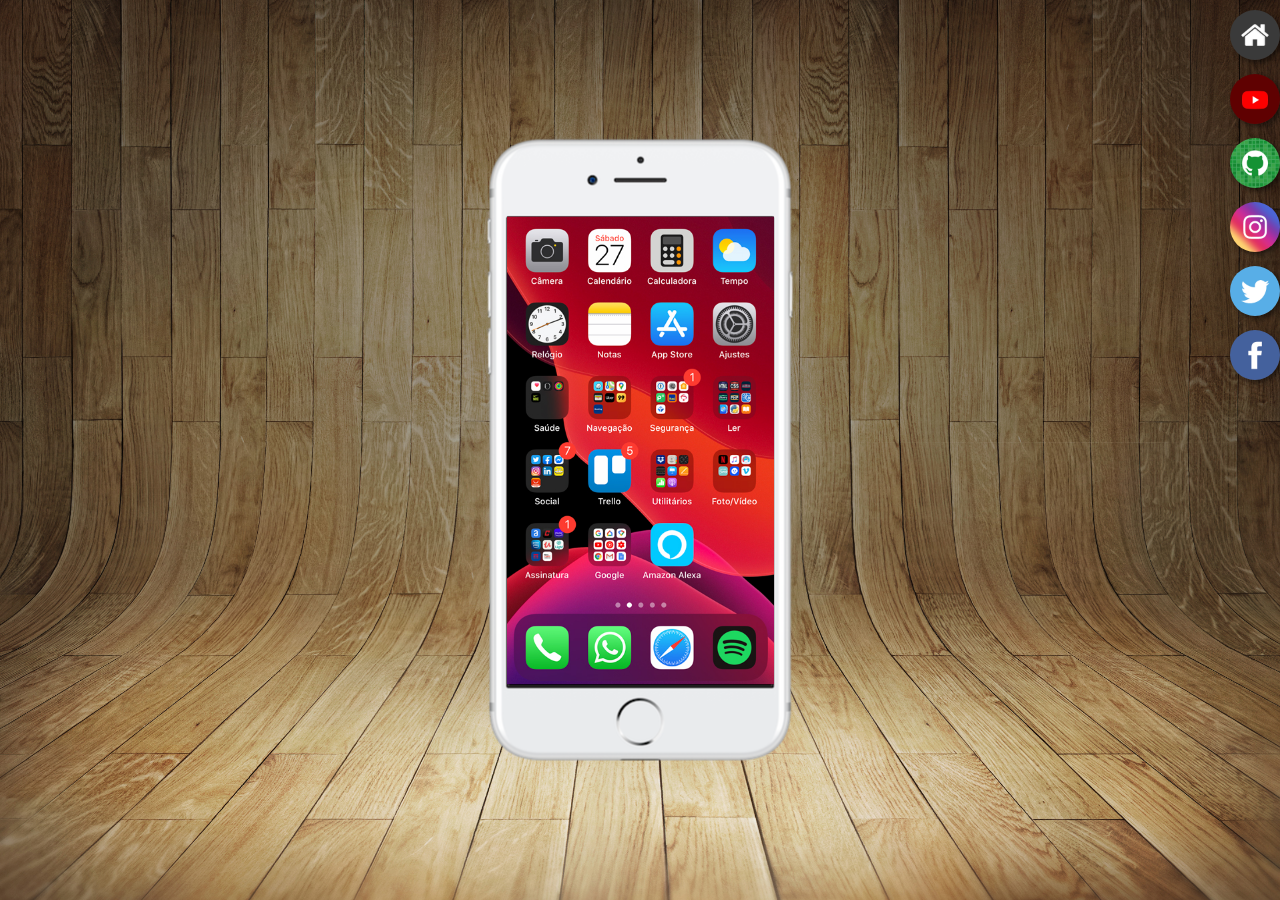
<file: index.html>
<!DOCTYPE html>
<html lang="en">
<head>
    <meta charset="UTF-8">
    <meta name="viewport" content="width=device-width, initial-scale=1.0">
    <title>projeto celular</title>
    <link rel="shortcut icon" href="favicon.ico" type="image/x-icon">
    <link rel="stylesheet" href="style/style.css">
</head>
<body>
    <main>
        <section id="telefone">
            <iframe src="home.html" name="tela" id="tela" frameborder="0"></iframe>
        </section>
        <section id="redes-sociais">
            <a href="home.html" target="tela"><img src="pacote-d013/imagens/logo-home.jpg" alt=""></a>
            <a href="youtube.html" target="tela"><img src="pacote-d013/imagens/logo-youtube.jpg" alt=""></a>
            <a href="github.html" target="tela"><img src="pacote-d013/imagens/logo-github.jpg" alt=""></a>
            <a href="instagram.html" target="tela"><img src="pacote-d013/imagens/logo-instagram.jpg" alt=""></a>
            <a href="twitter.html" target="tela"><img src="pacote-d013/imagens/logo-twitter.jpg" alt=""></a>
            <a href="facebook.html" target="tela"><img src="pacote-d013/imagens/logo-facebook.jpg" alt=""></a>
        </section>
    </main>
</body>
</html>
</file>
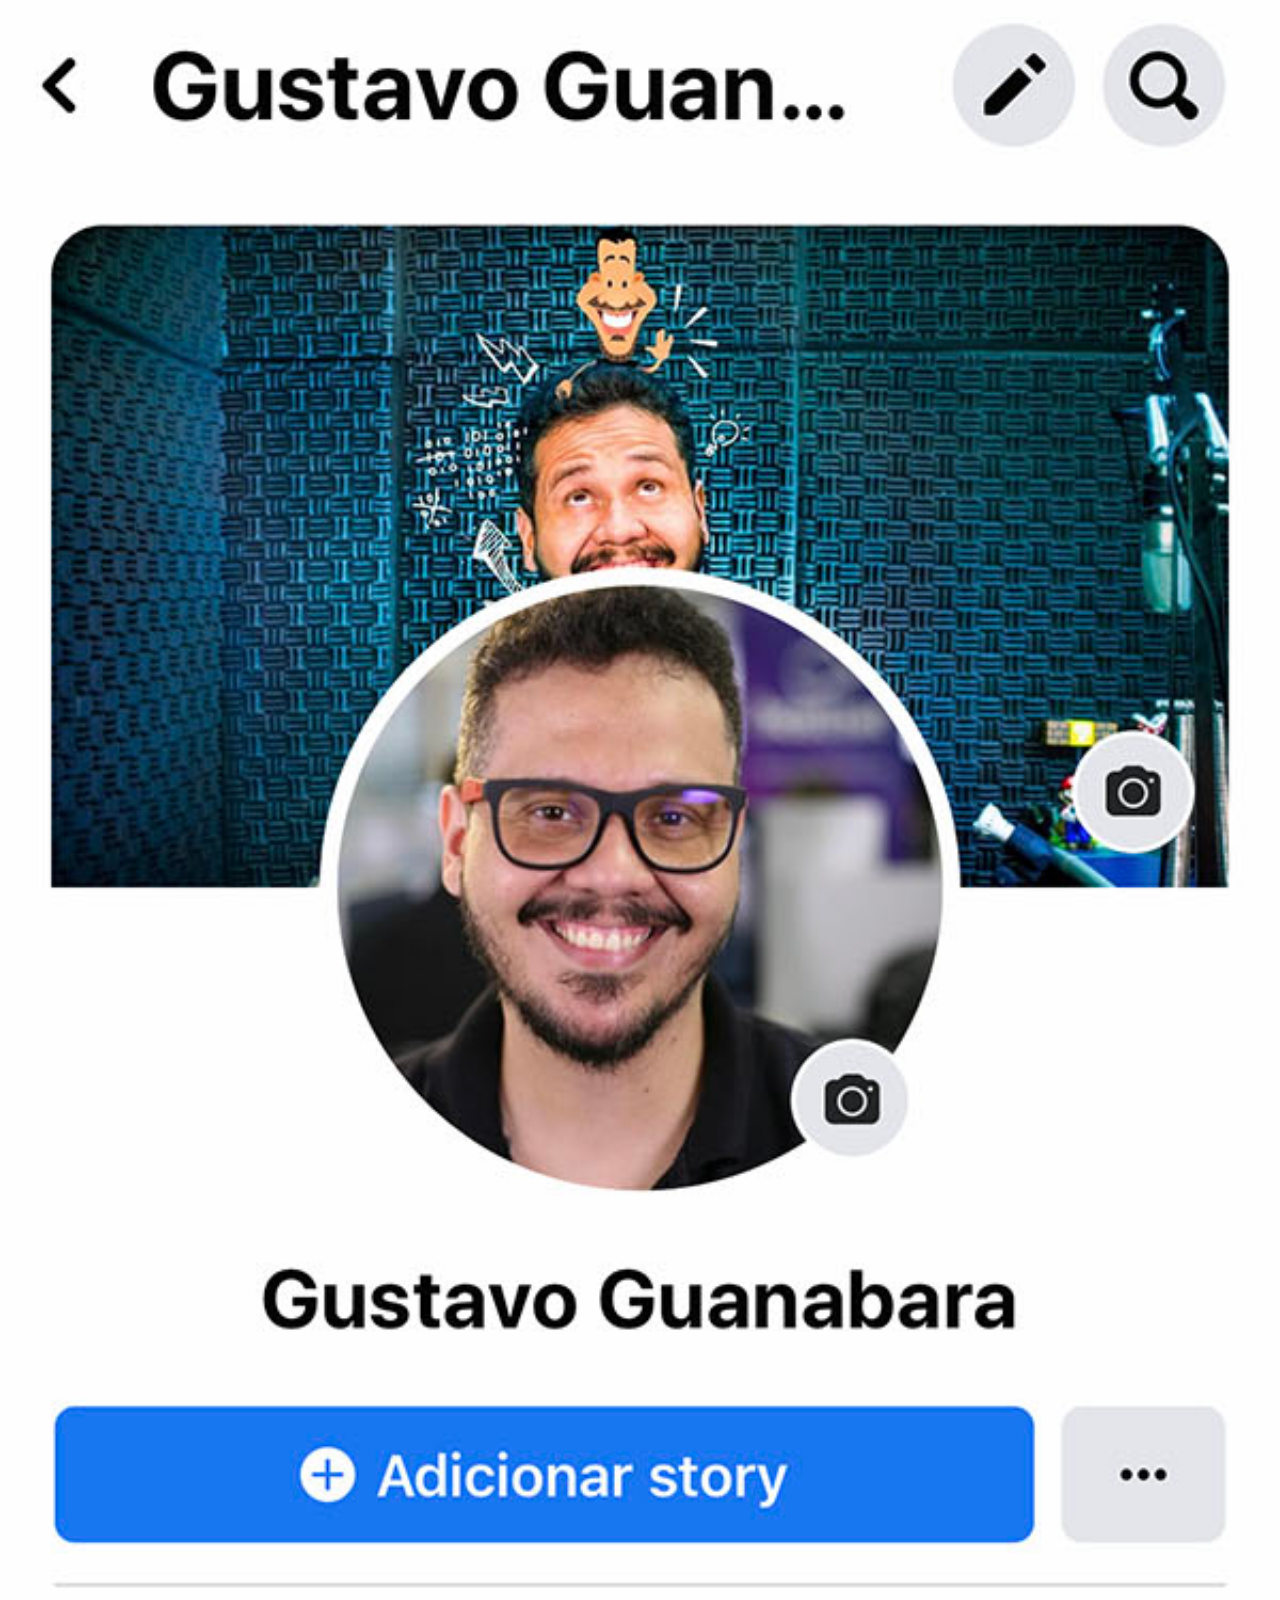
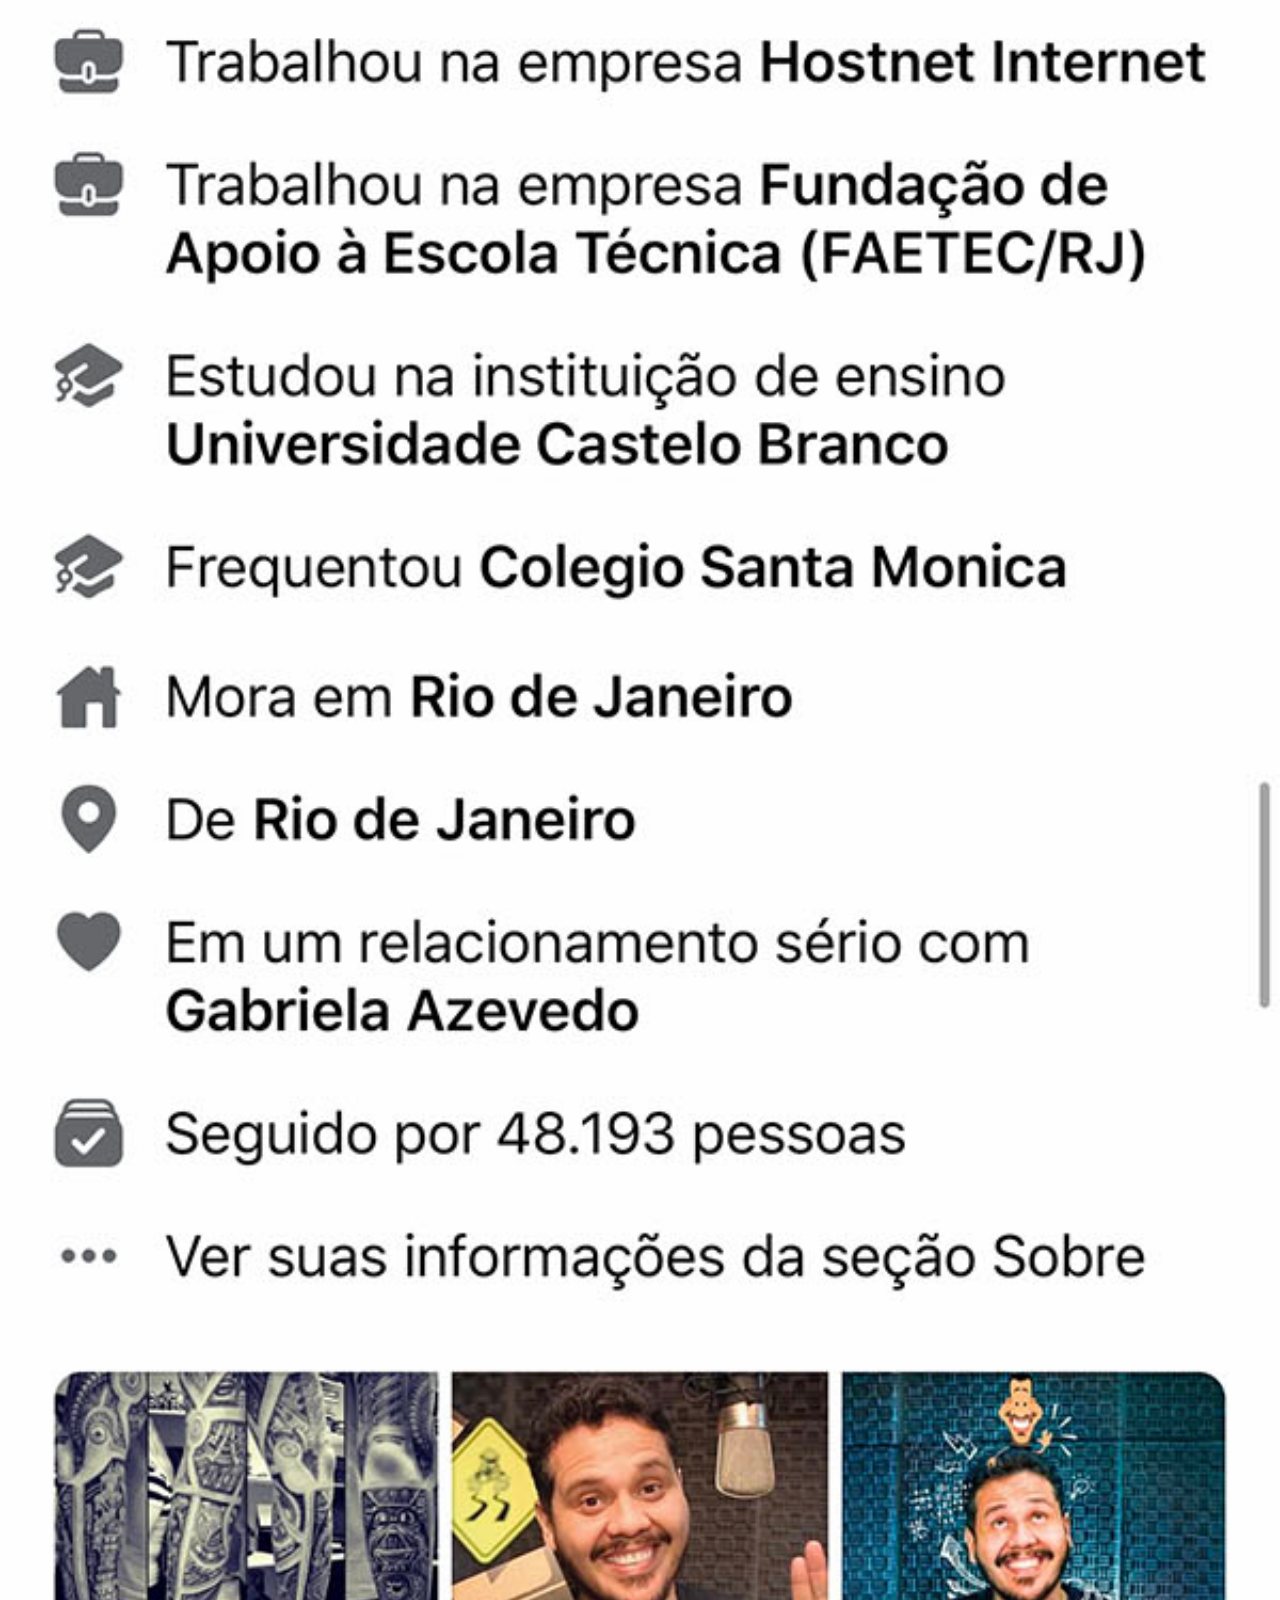
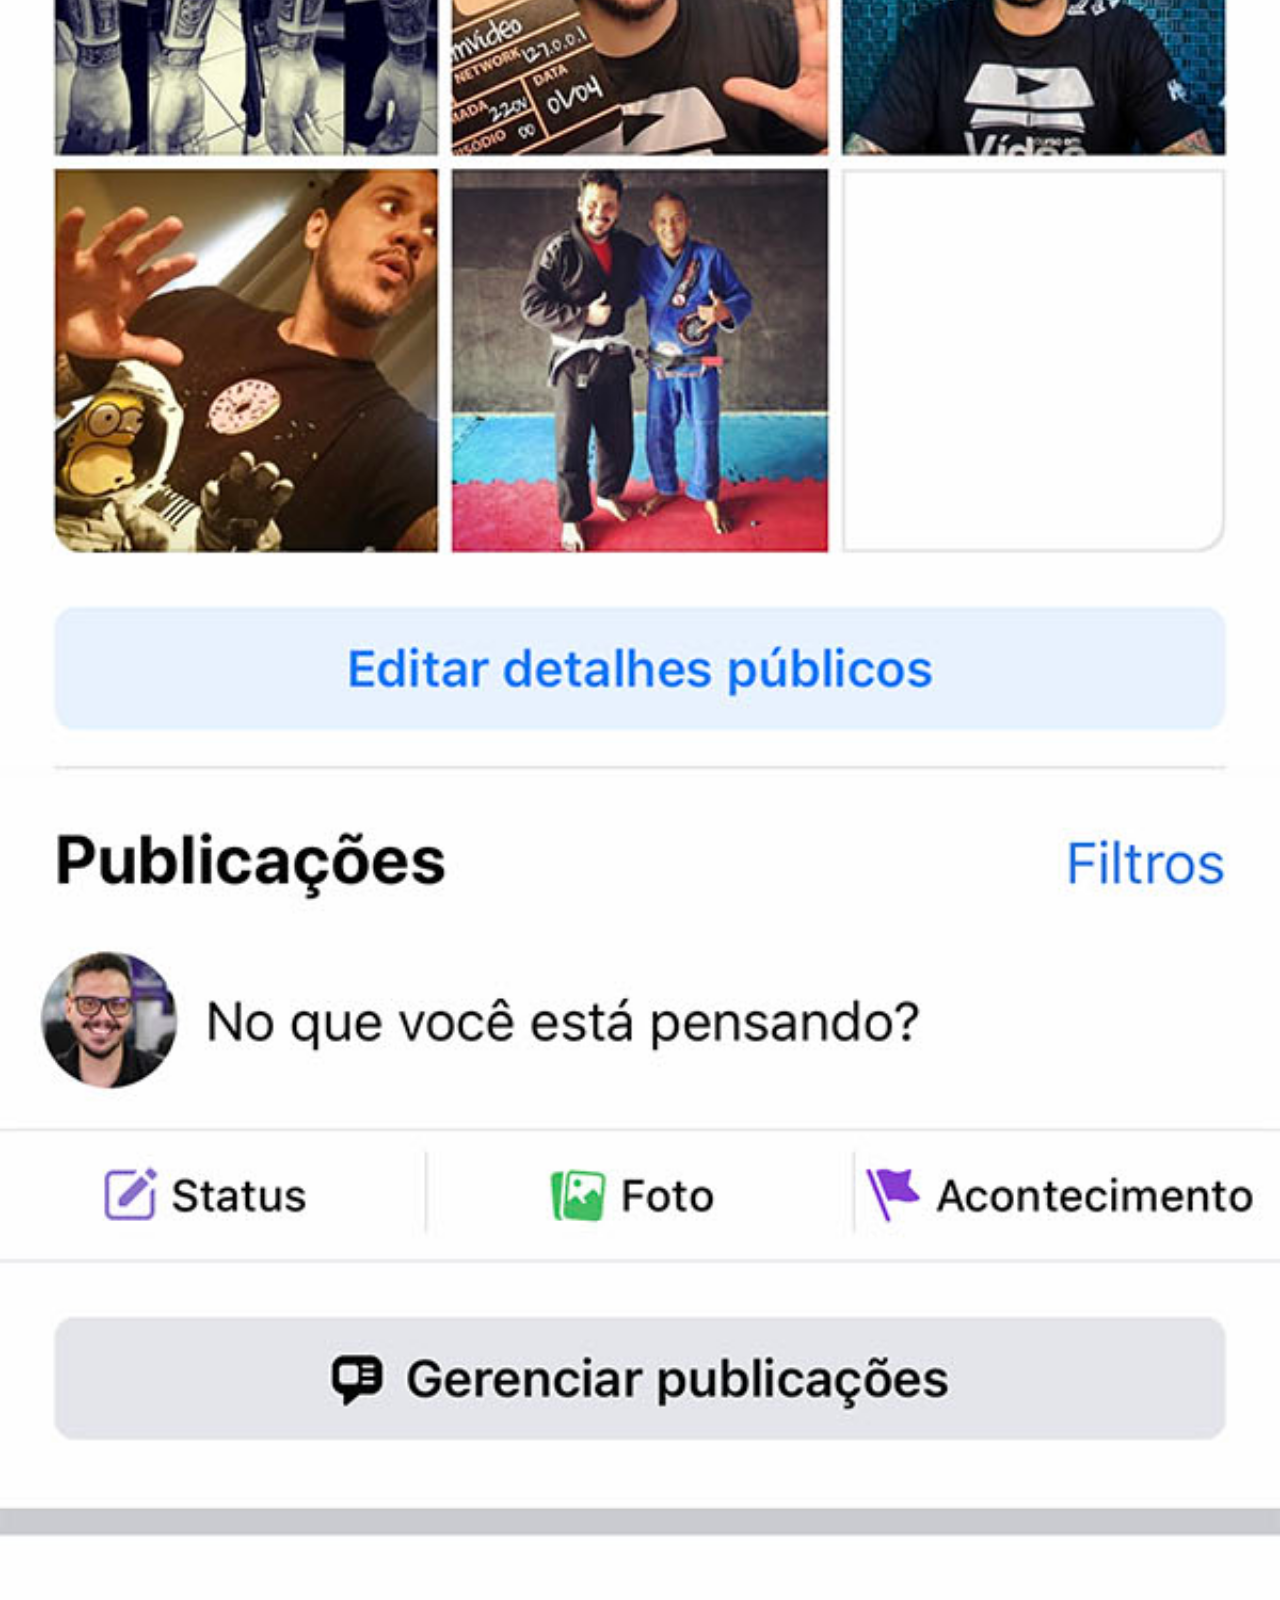
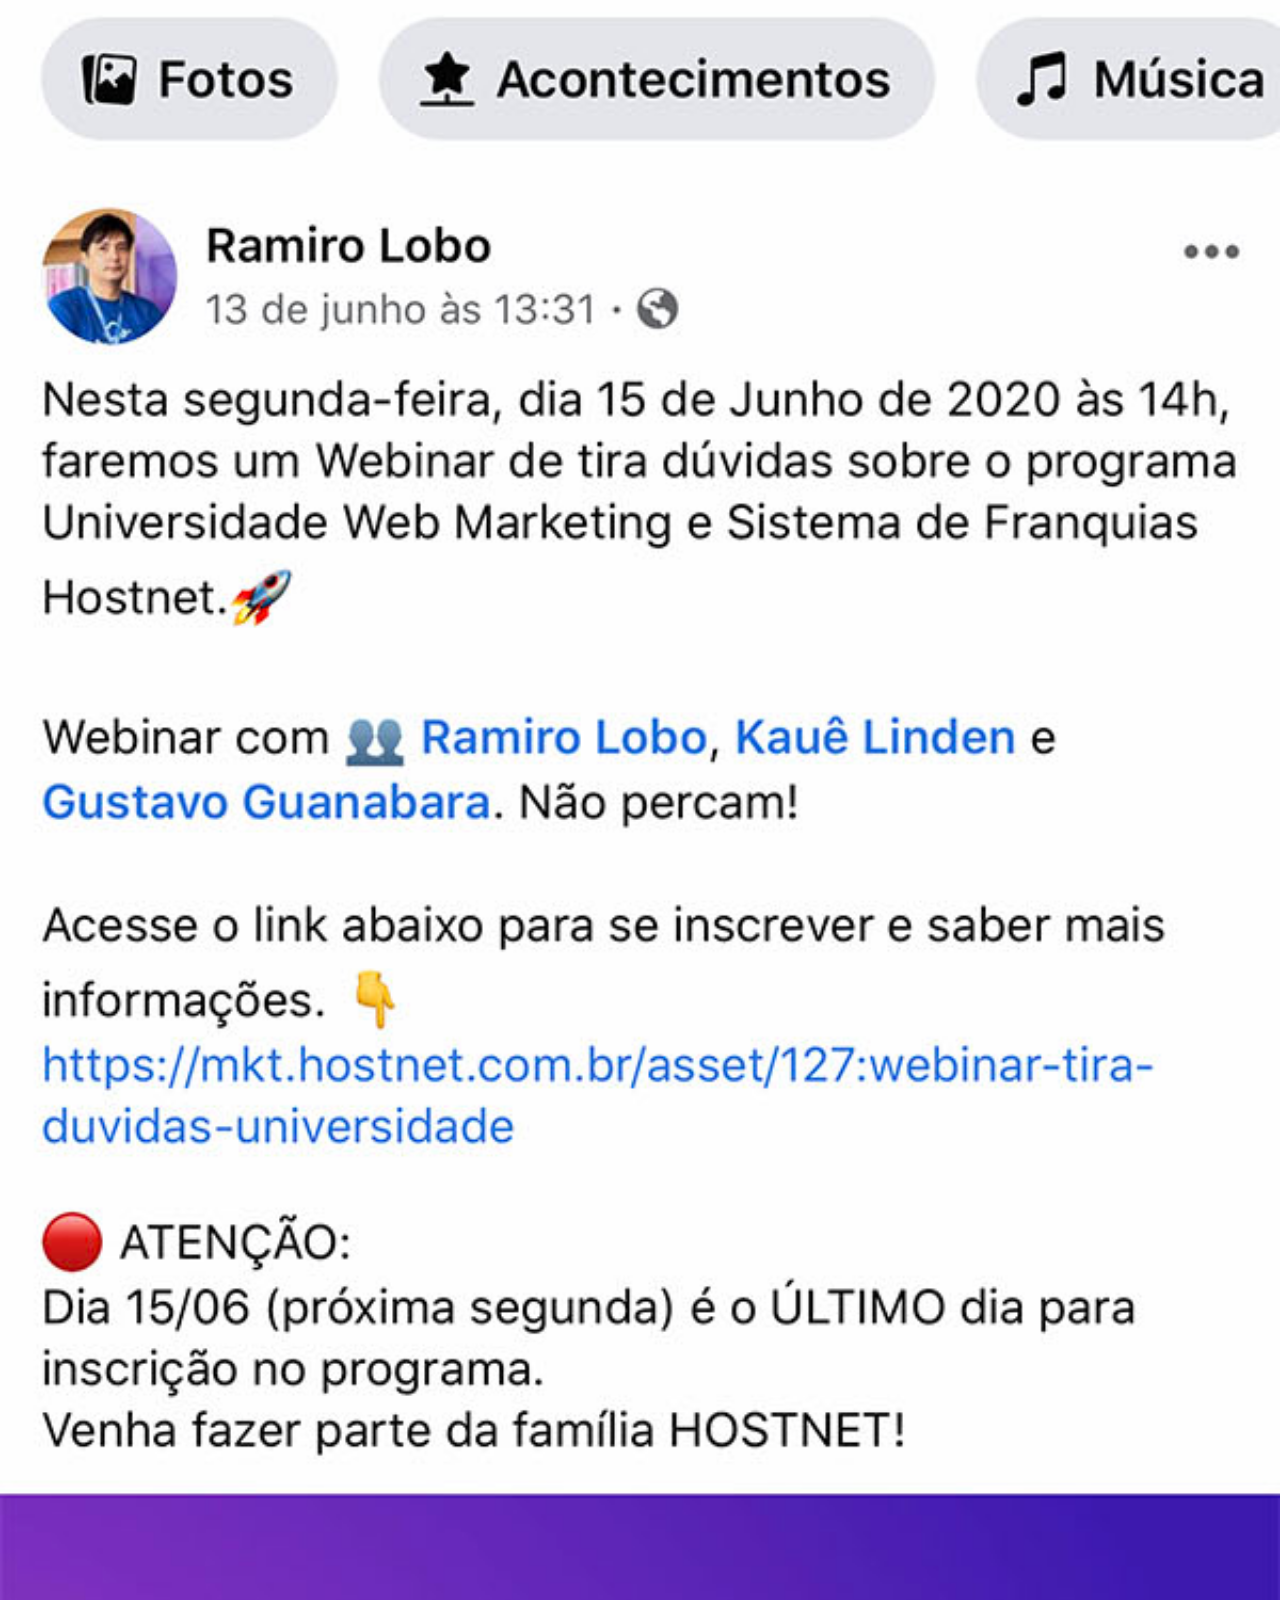
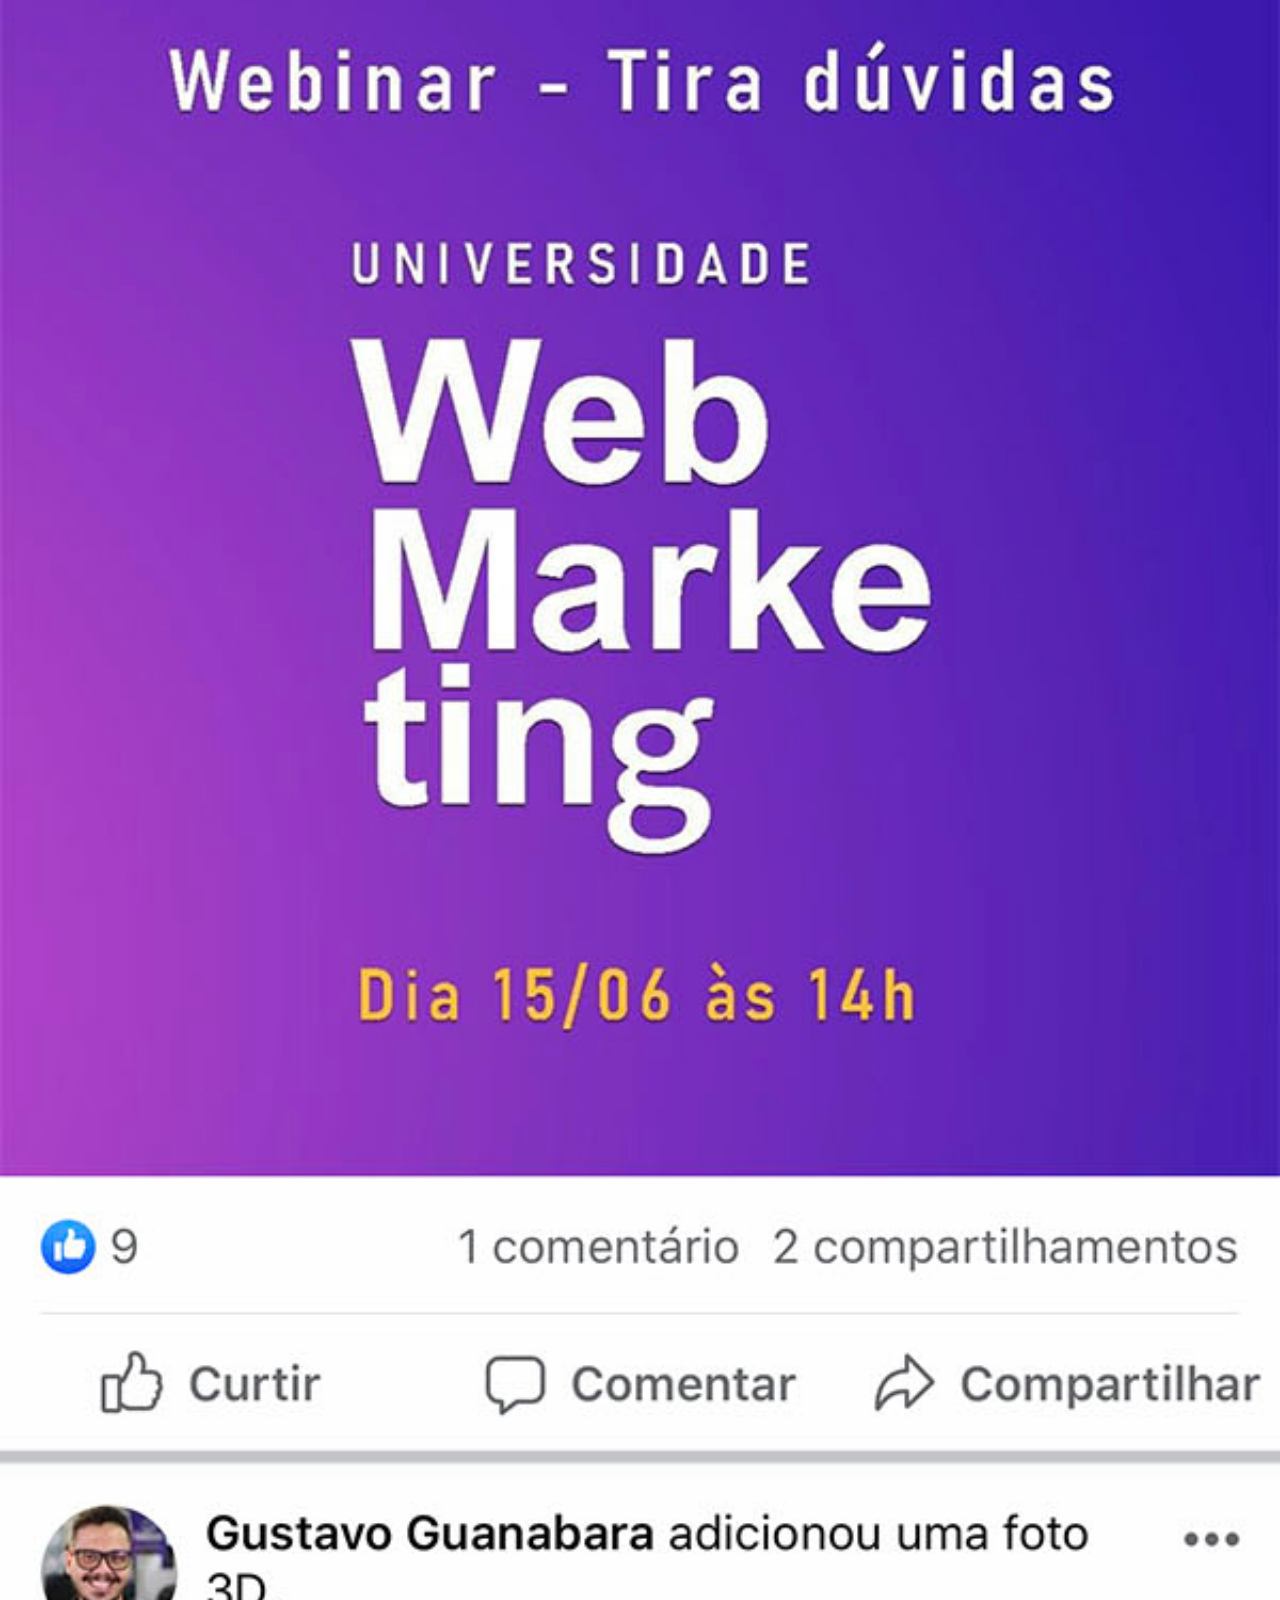
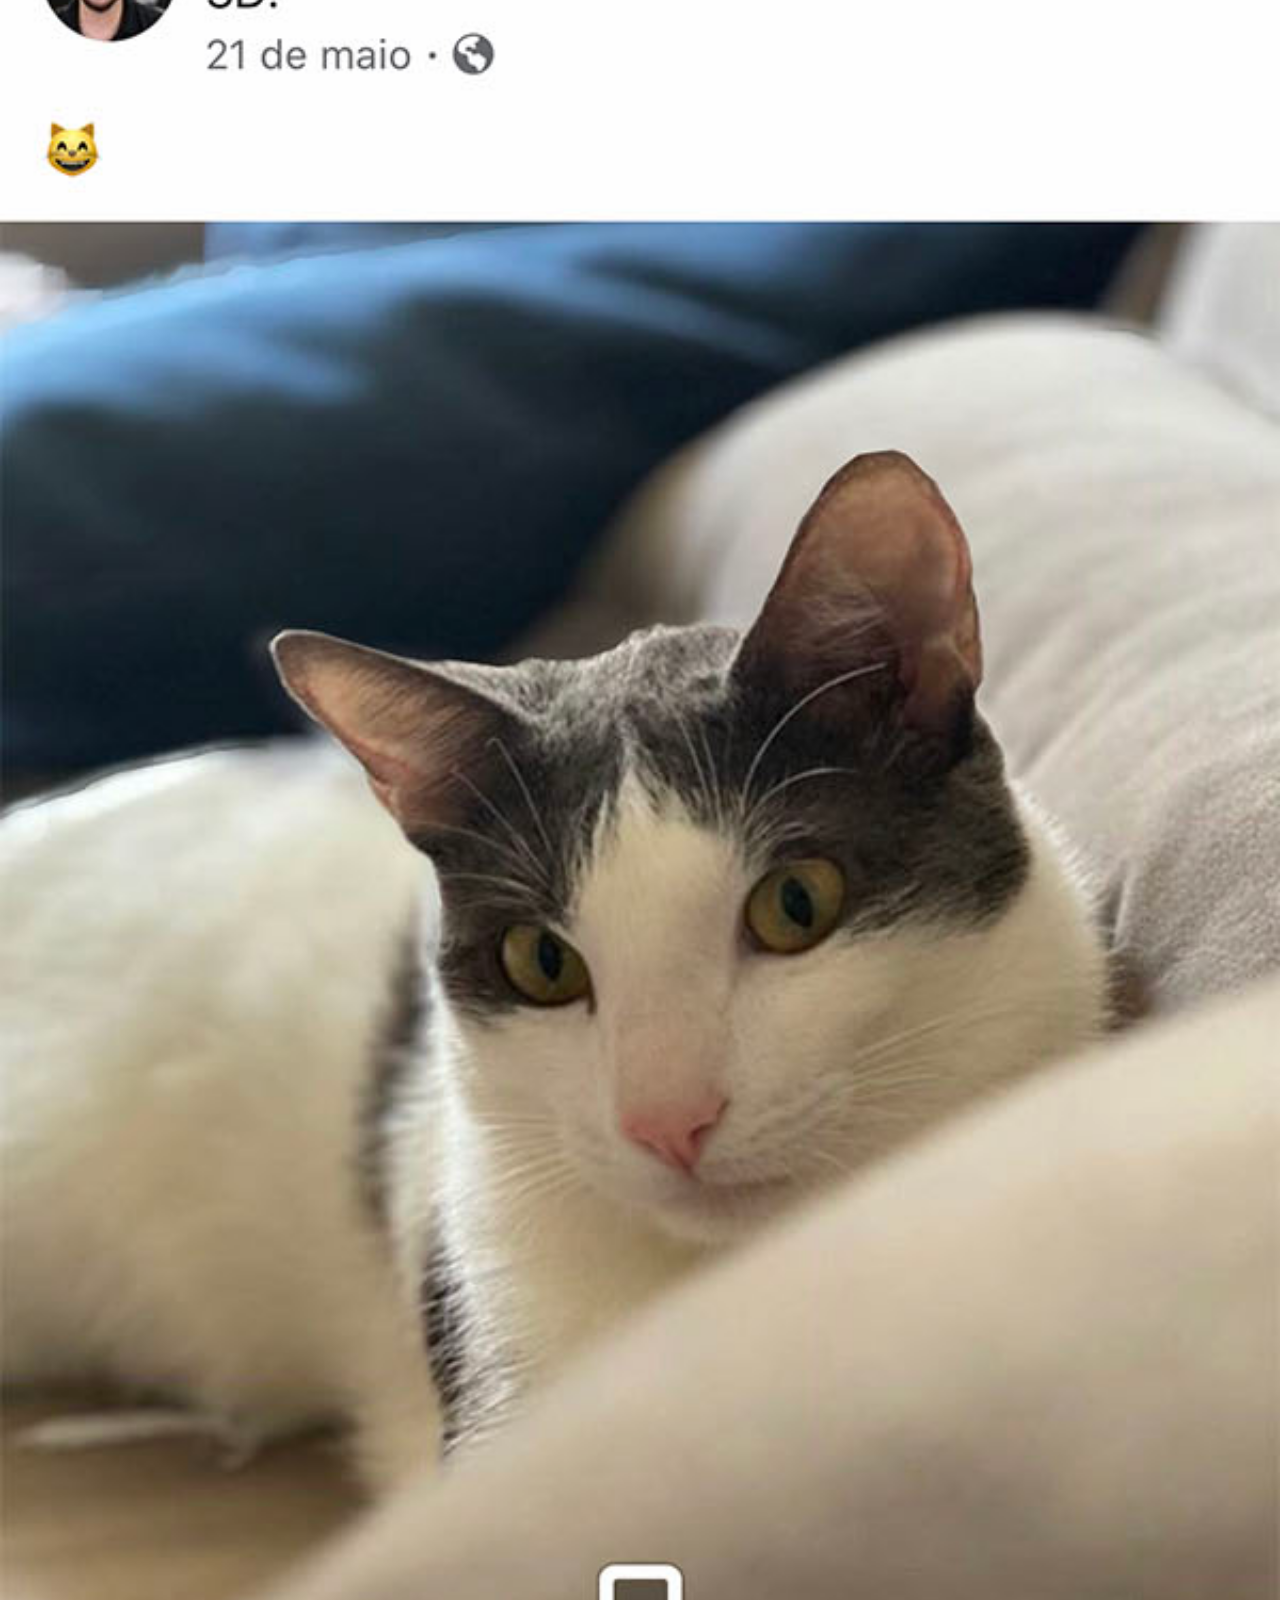
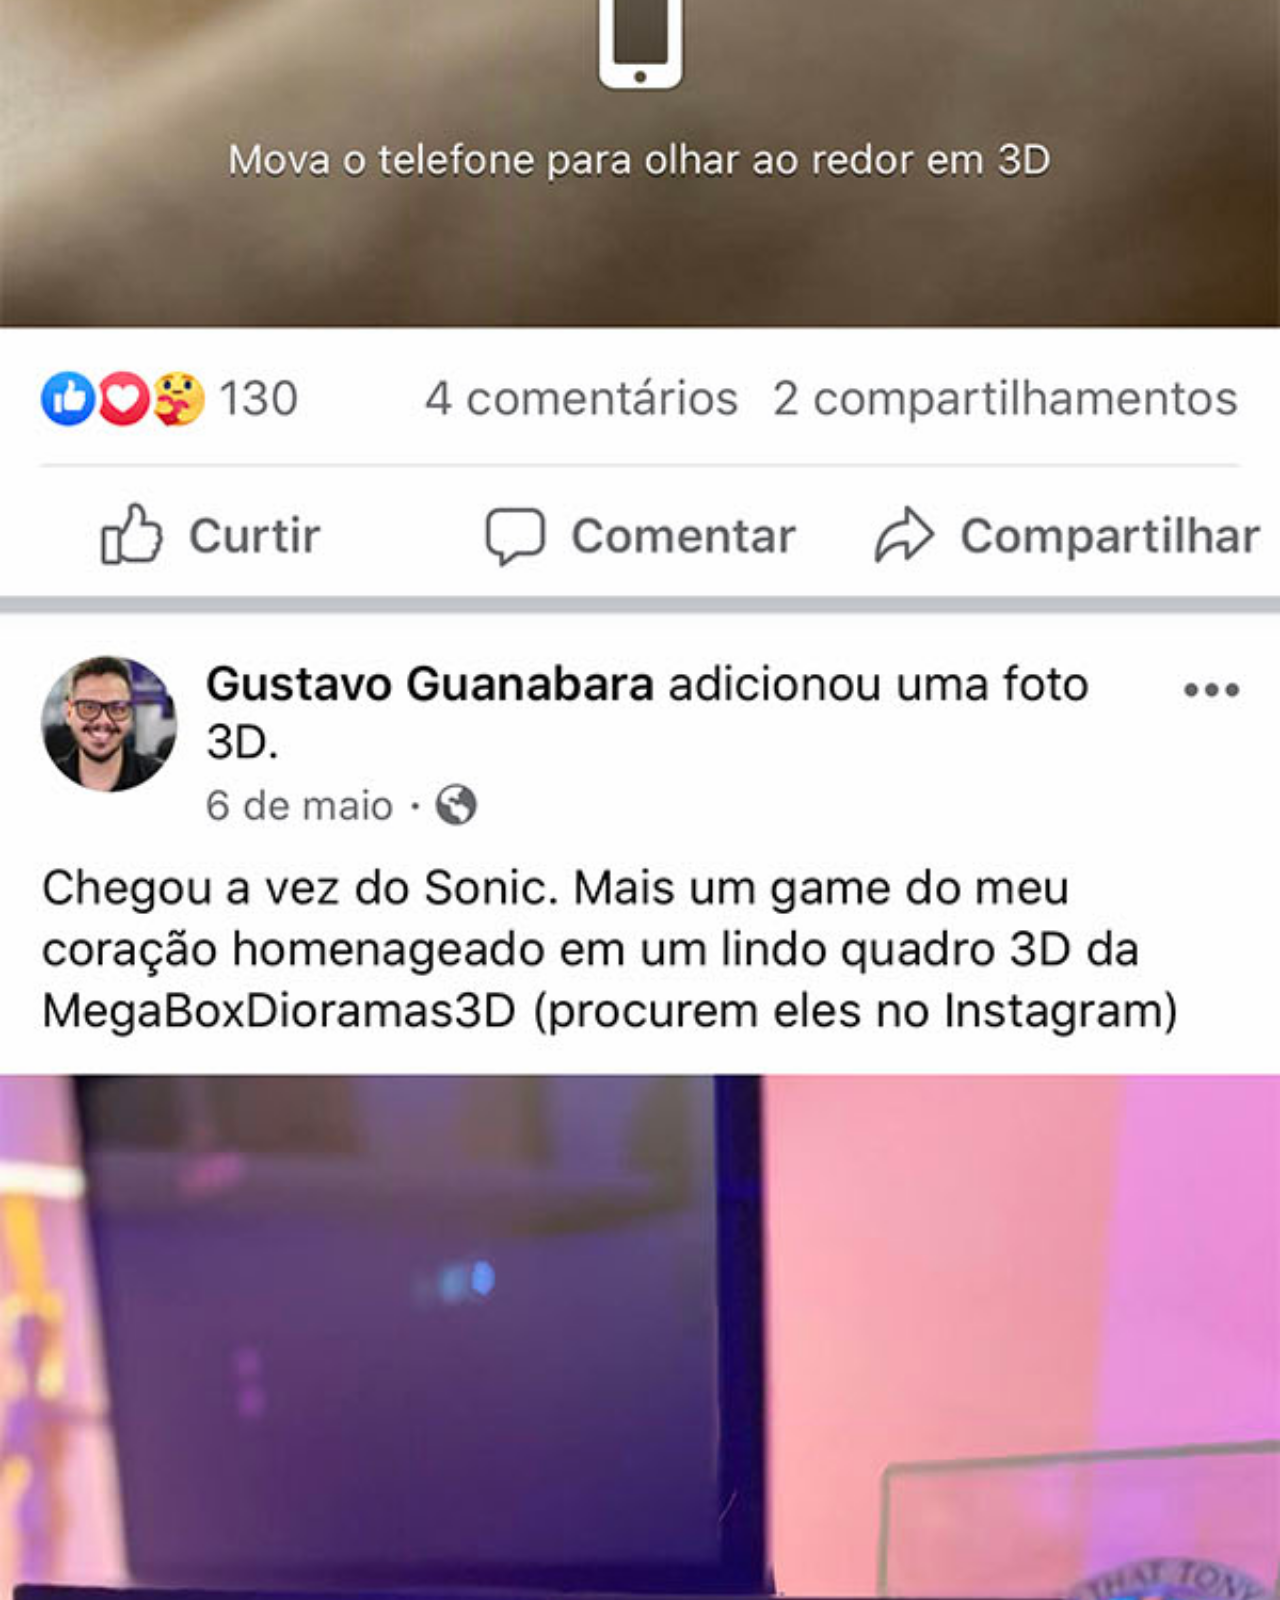
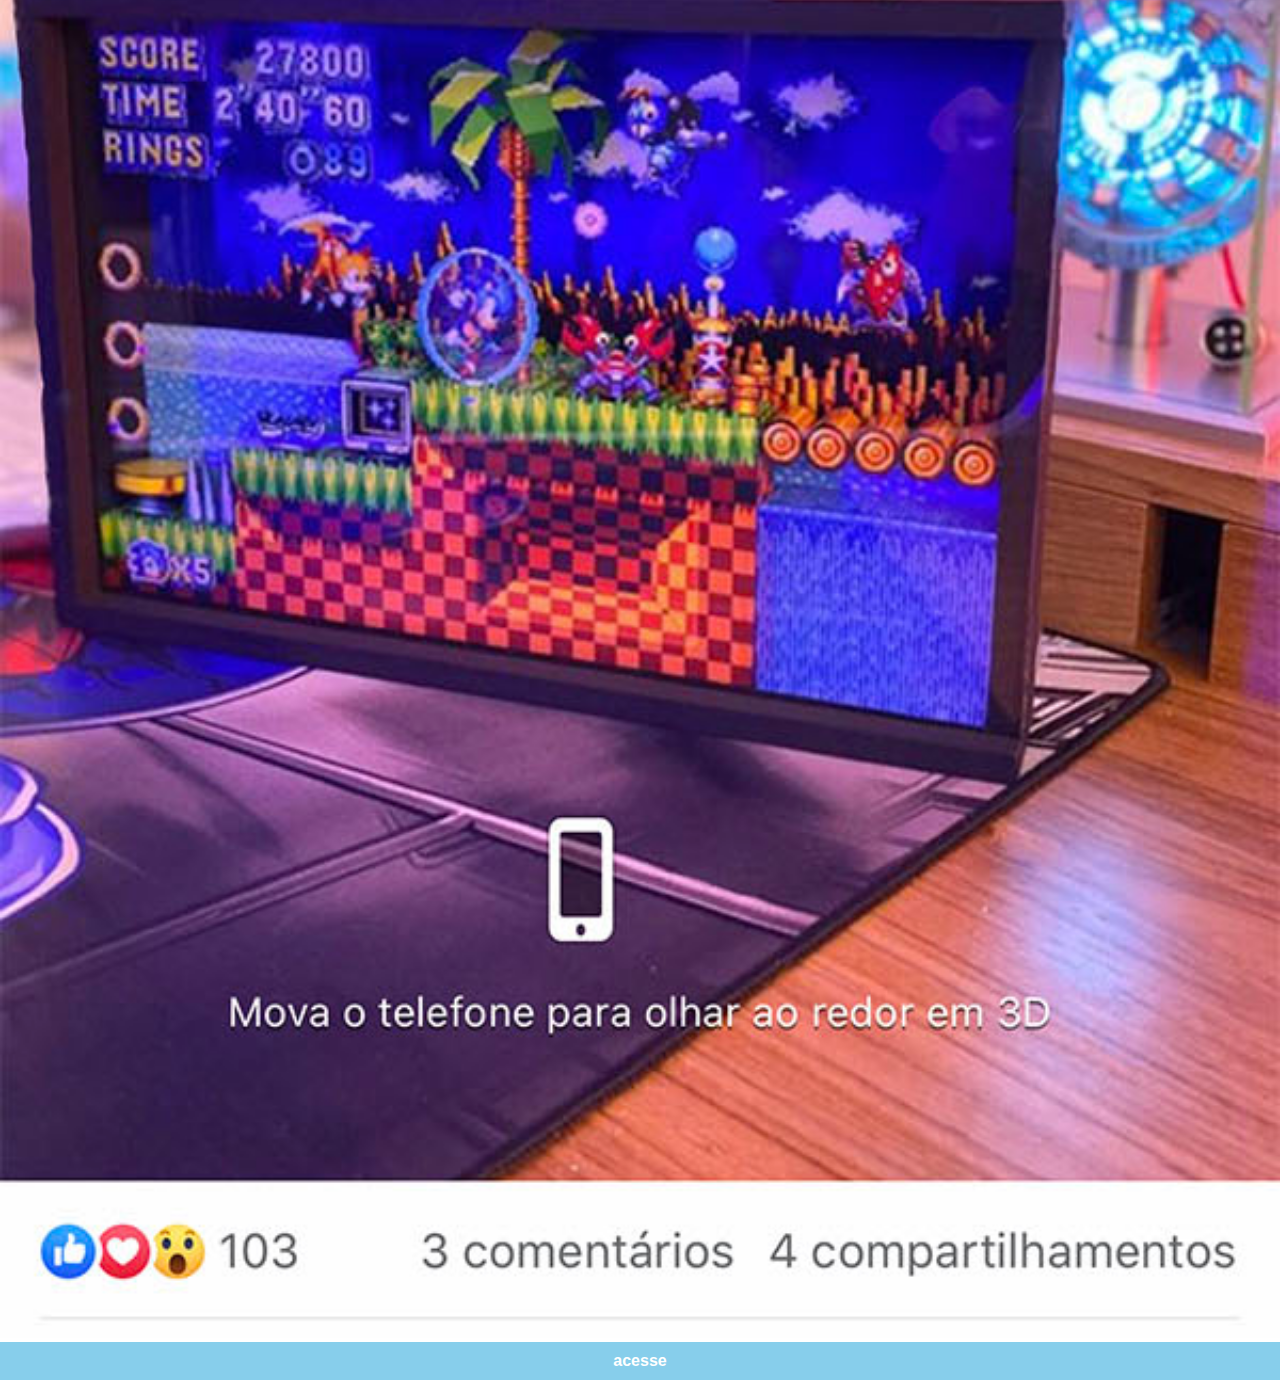
<file: facebook.html>
<!DOCTYPE html>
<html lang="pt-br">
<head>
    <meta charset="UTF-8">
    <meta name="viewport" content="width=device-width, initial-scale=1.0">
    <title>document</title>
    <link rel="stylesheet" href="styleredessociais.css">
</head>
<body>
    <img src="pacote-d013/imagens/tela-facebook.jpg" alt="facebook">
    <a href="https://www.facebook.com" target="_blank">acesse</a>
</body>
</html>
</file>
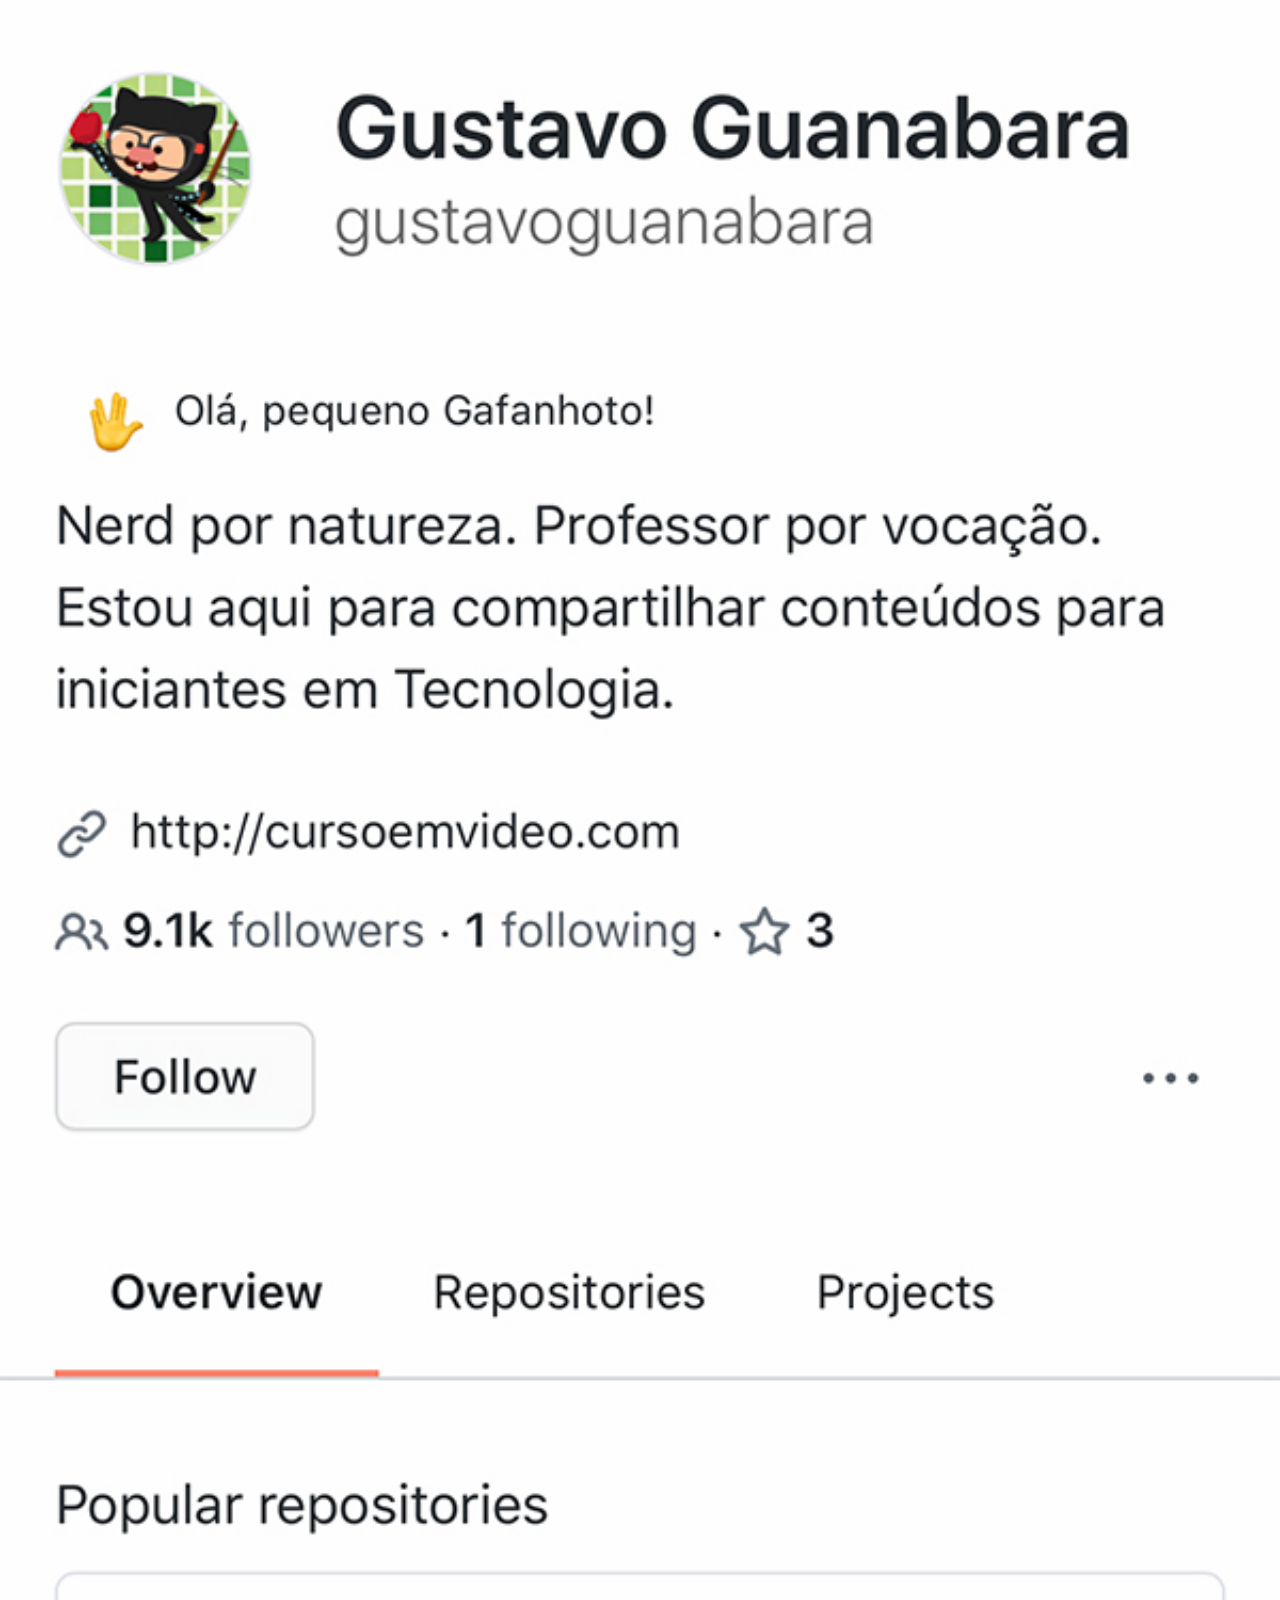
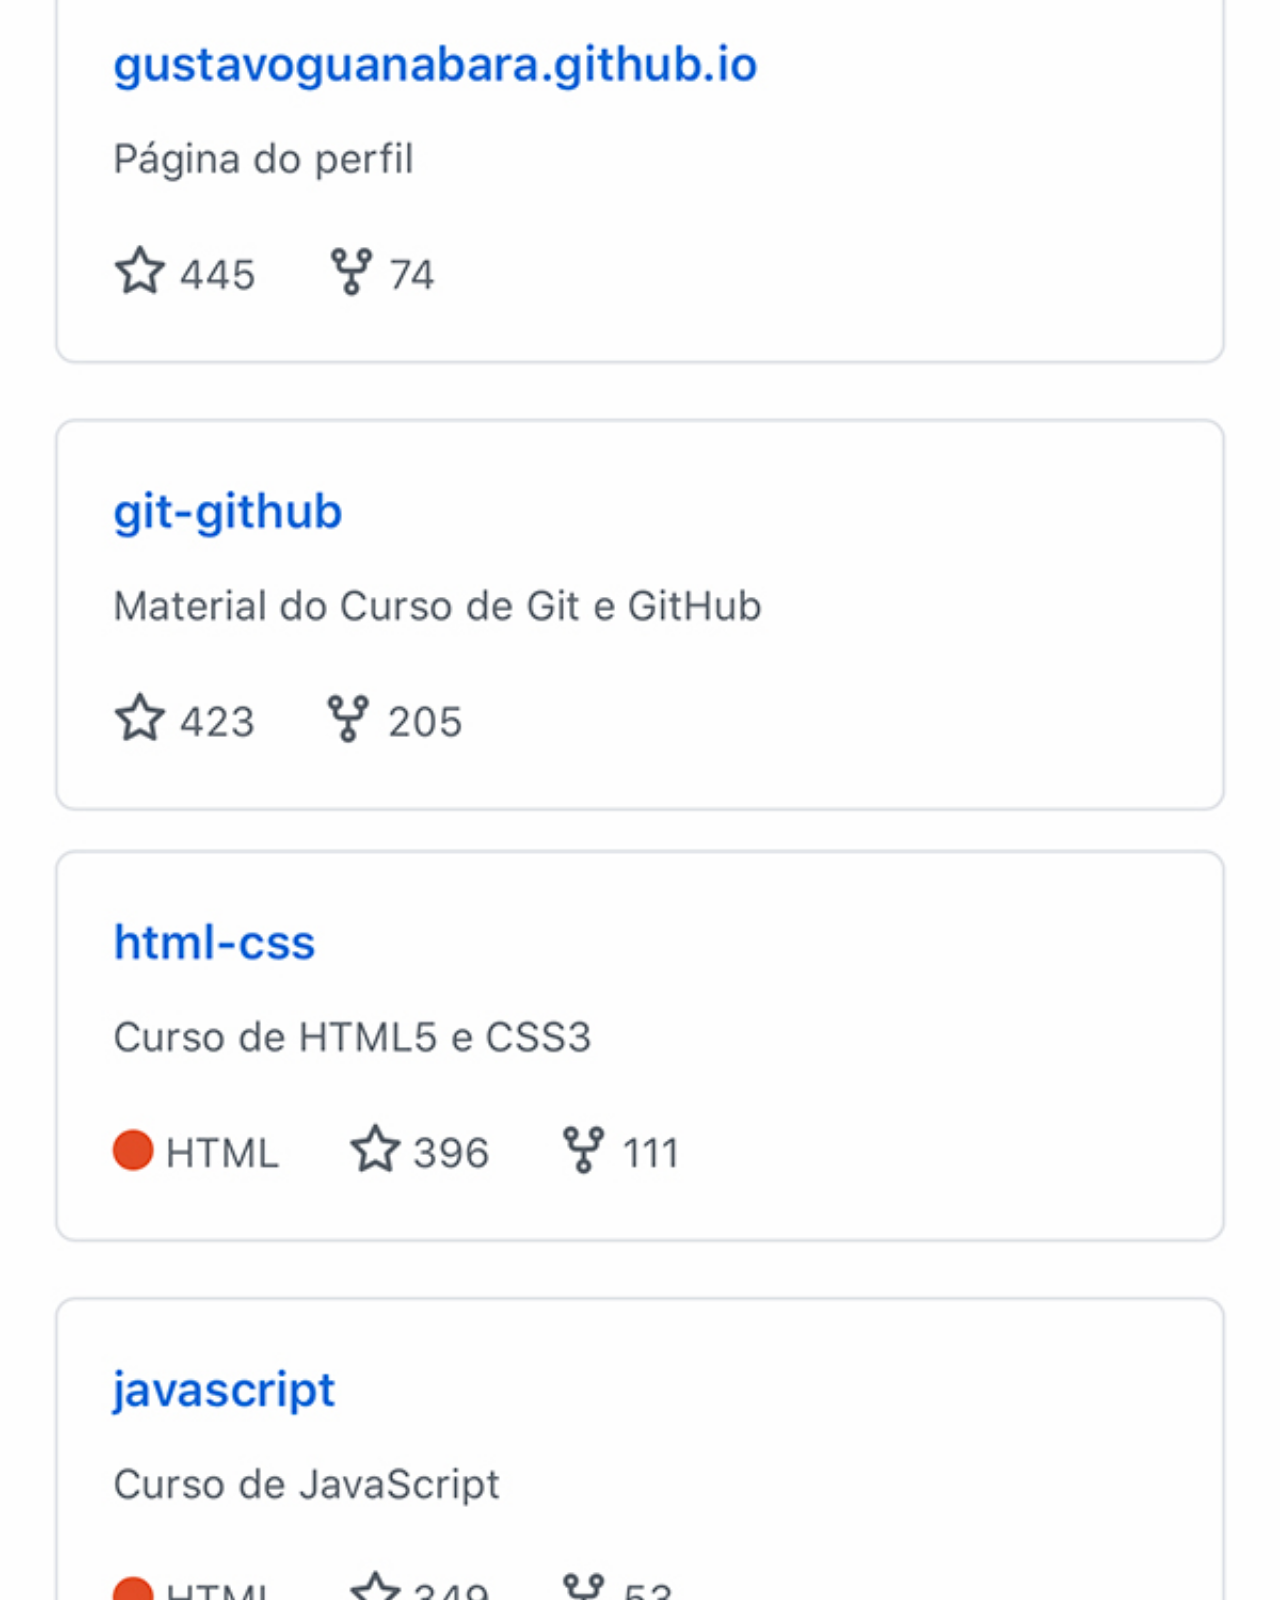
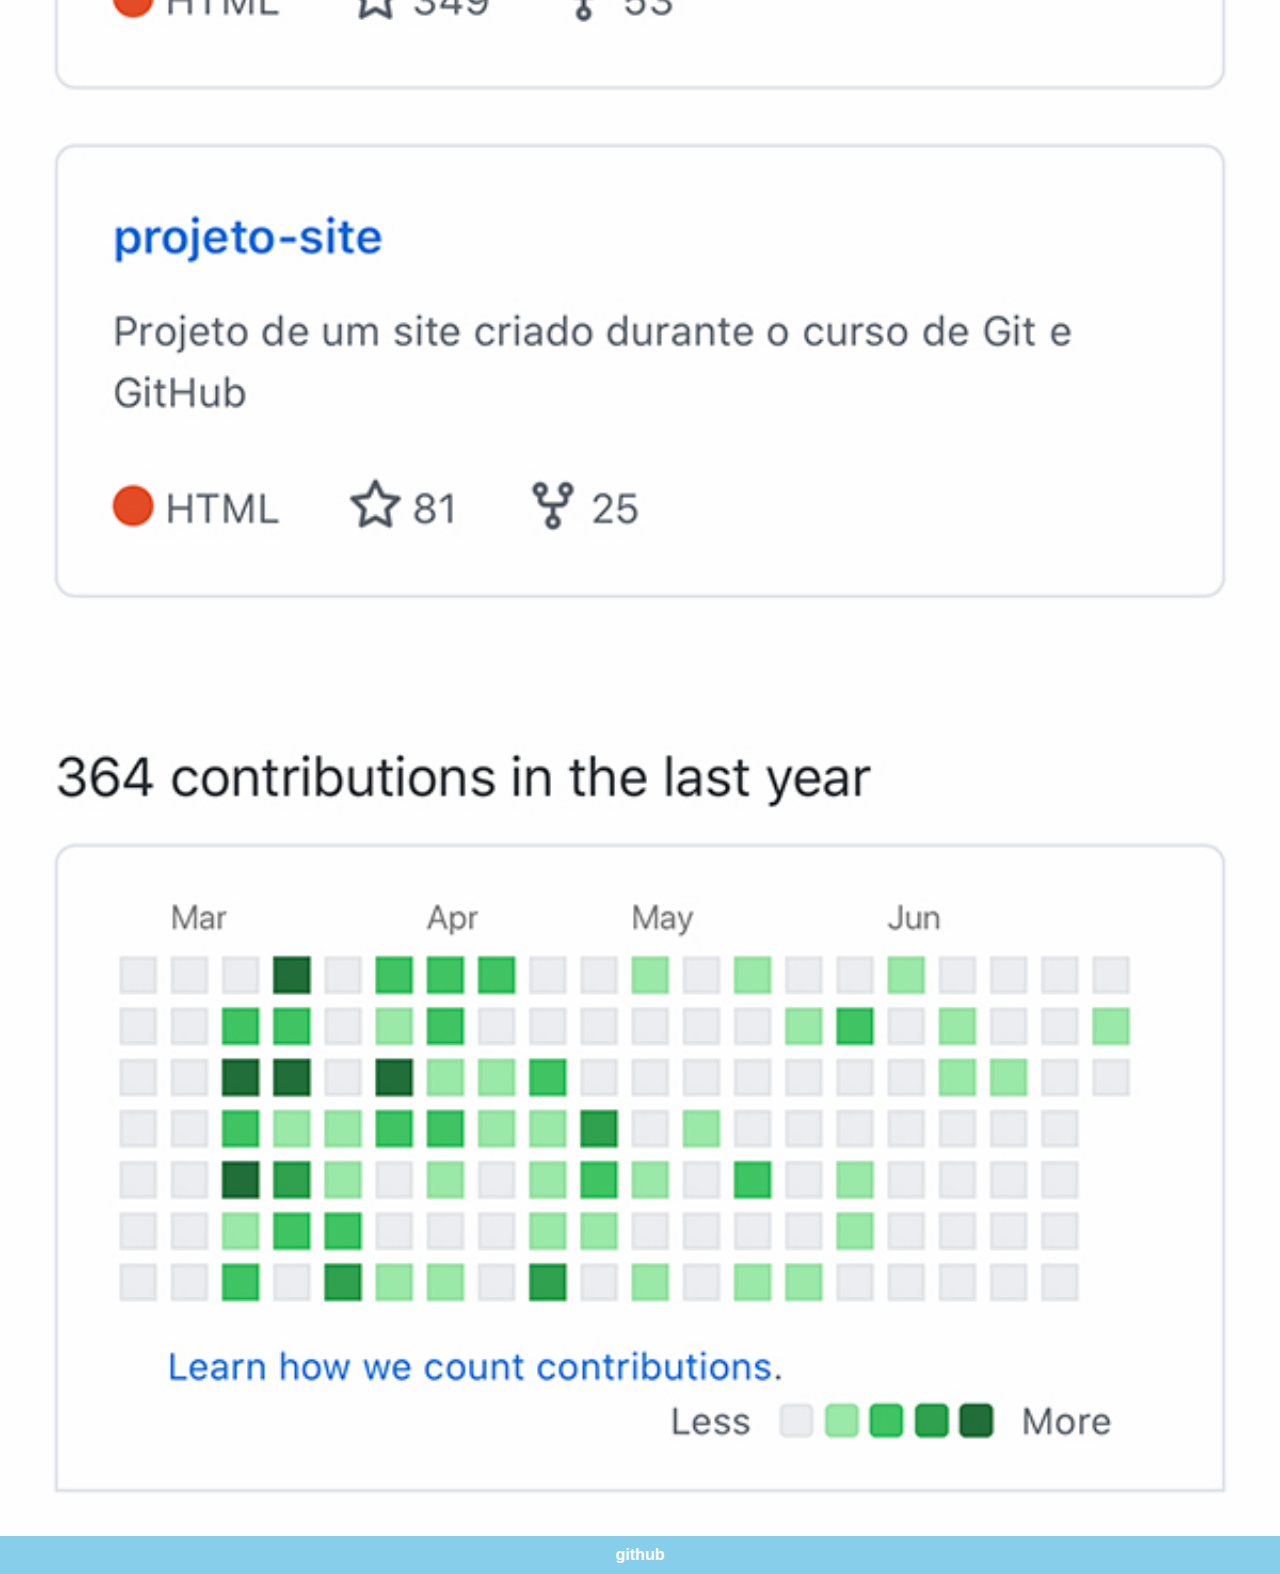
<file: github.html>
<!DOCTYPE html>
<html lang="pt-br">
<head>
    <meta charset="UTF-8">
    <meta name="viewport" content="width=device-width, initial-scale=1.0">
    <title>document</title>
    <link rel="stylesheet" href="styleredessociais.css">
</head>
<body>
    <img src="pacote-d013/imagens/tela-github.jpg" alt="github">
    <a href="https://github.com/fernando07274" target="_blank">github</a>
</body>
</html>
</file>
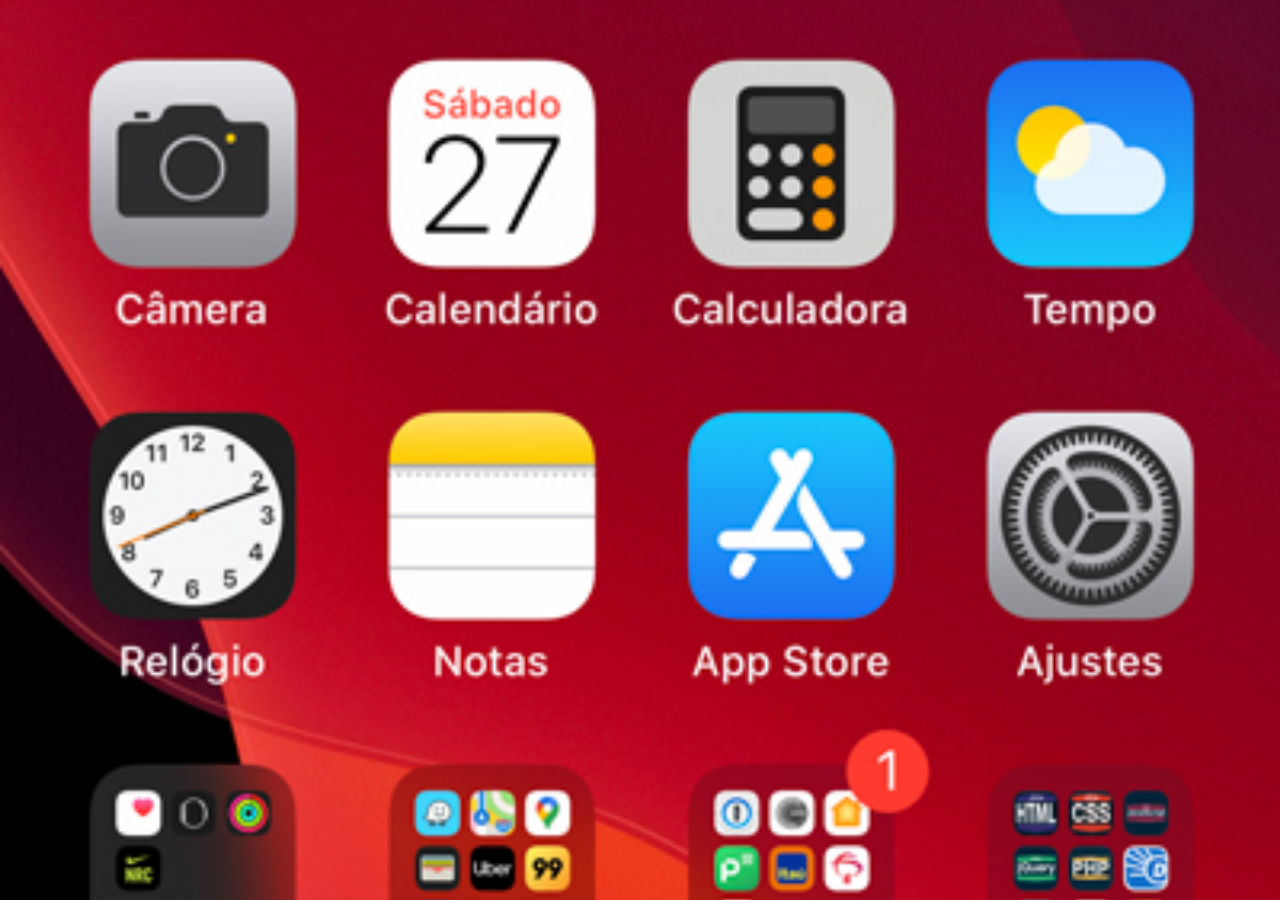
<file: home.html>
<!DOCTYPE html>
<html lang="pt-br">
<head>
    <meta charset="UTF-8">
    <meta name="viewport" content="width=device-width, initial-scale=1.0">
    <title>Document</title>
    <style>
        *{
            margin: 0px;
            padding: 0px;
        }

        body{
            width: 100vw;
            height: 100vh;
            background: black url(pacote-d013/imagens/tela-home.jpg) no-repeat top center;
            background-size: cover;
        }
    </style>
</head>
<body>
    
</body>
</html>
</file>
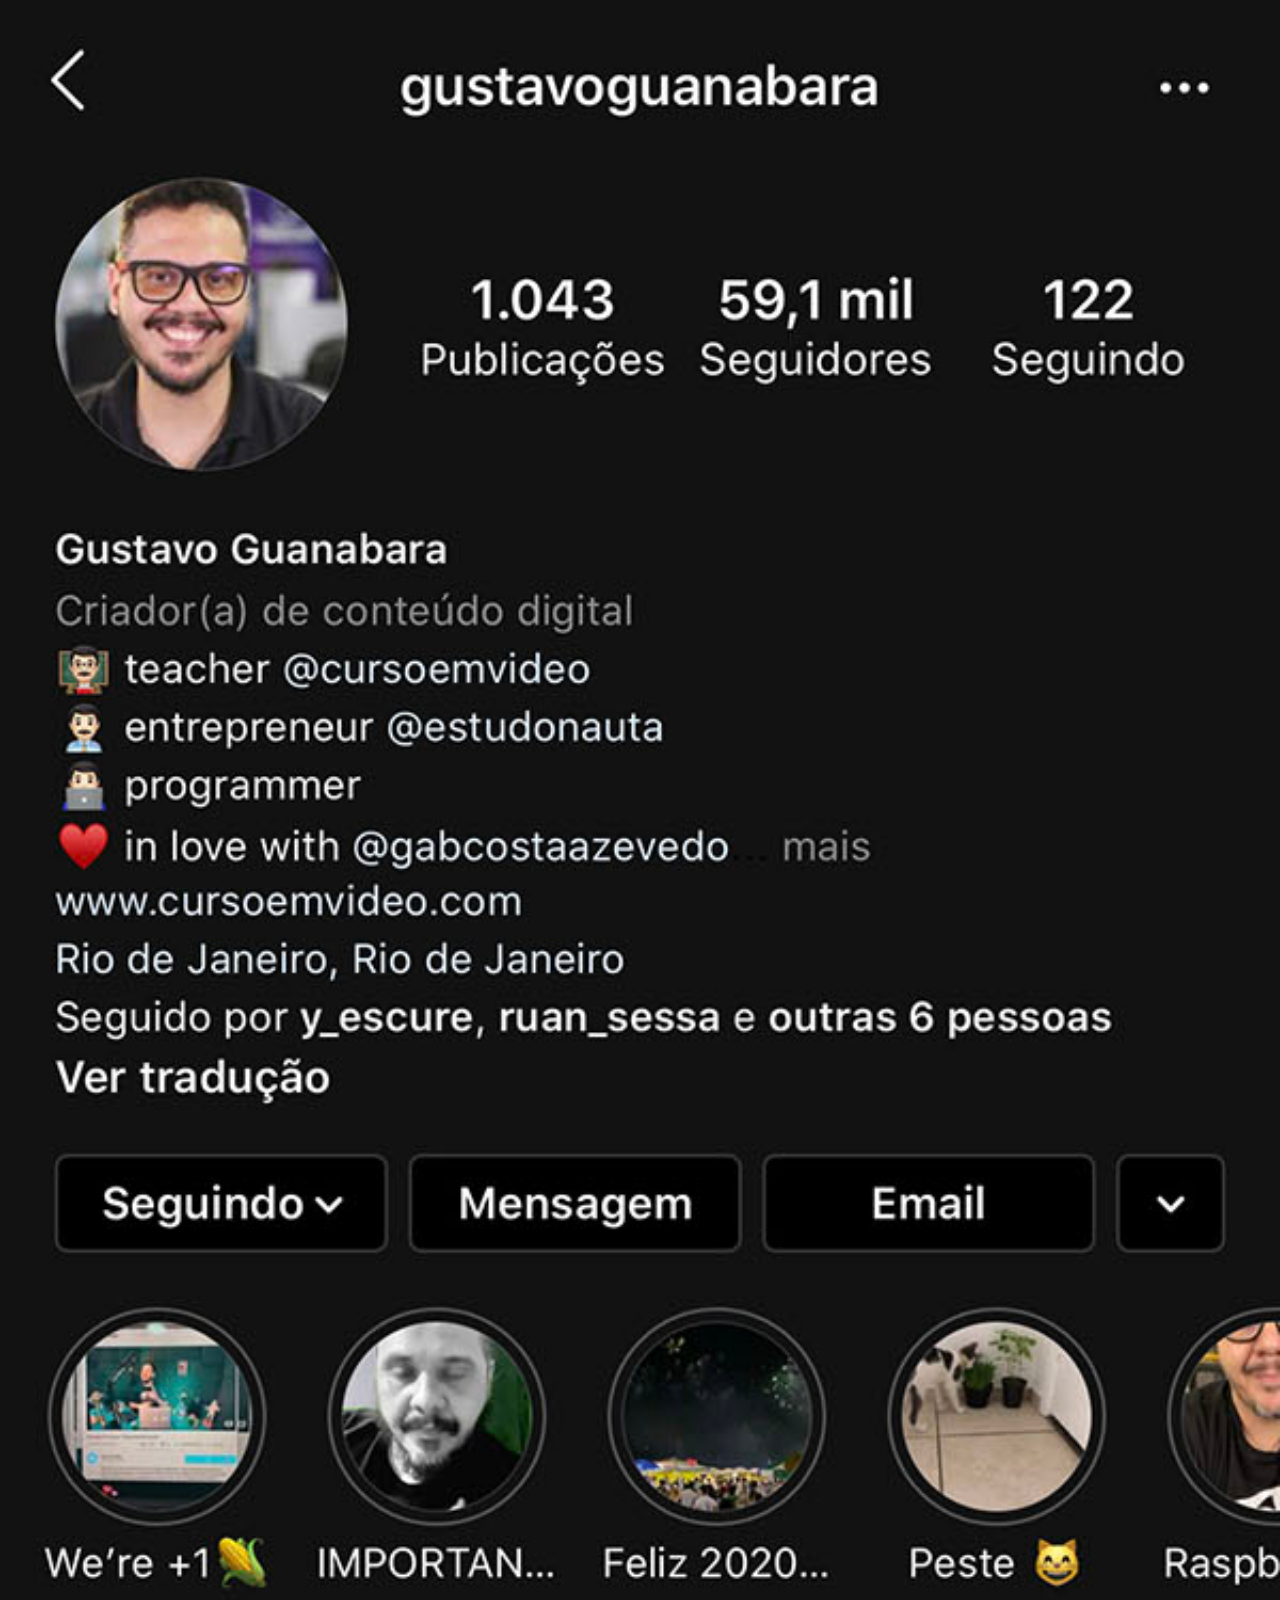
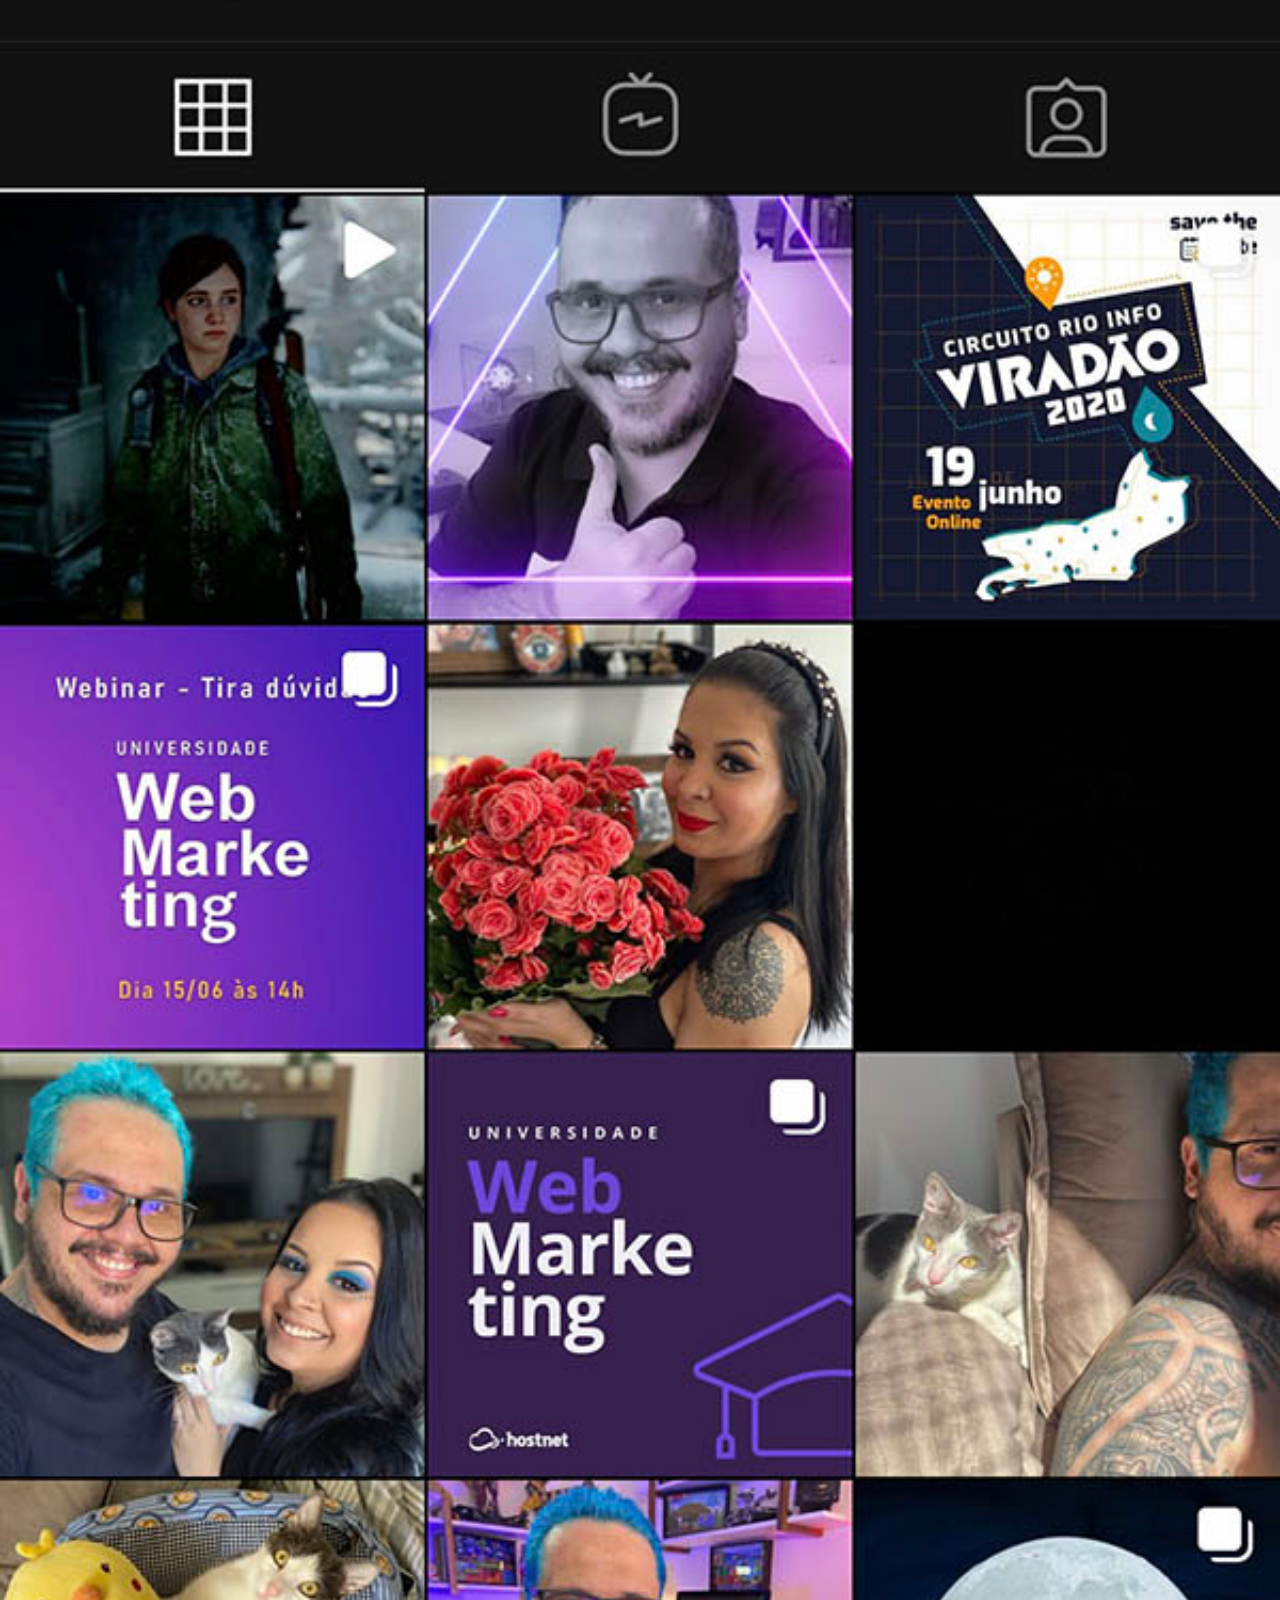
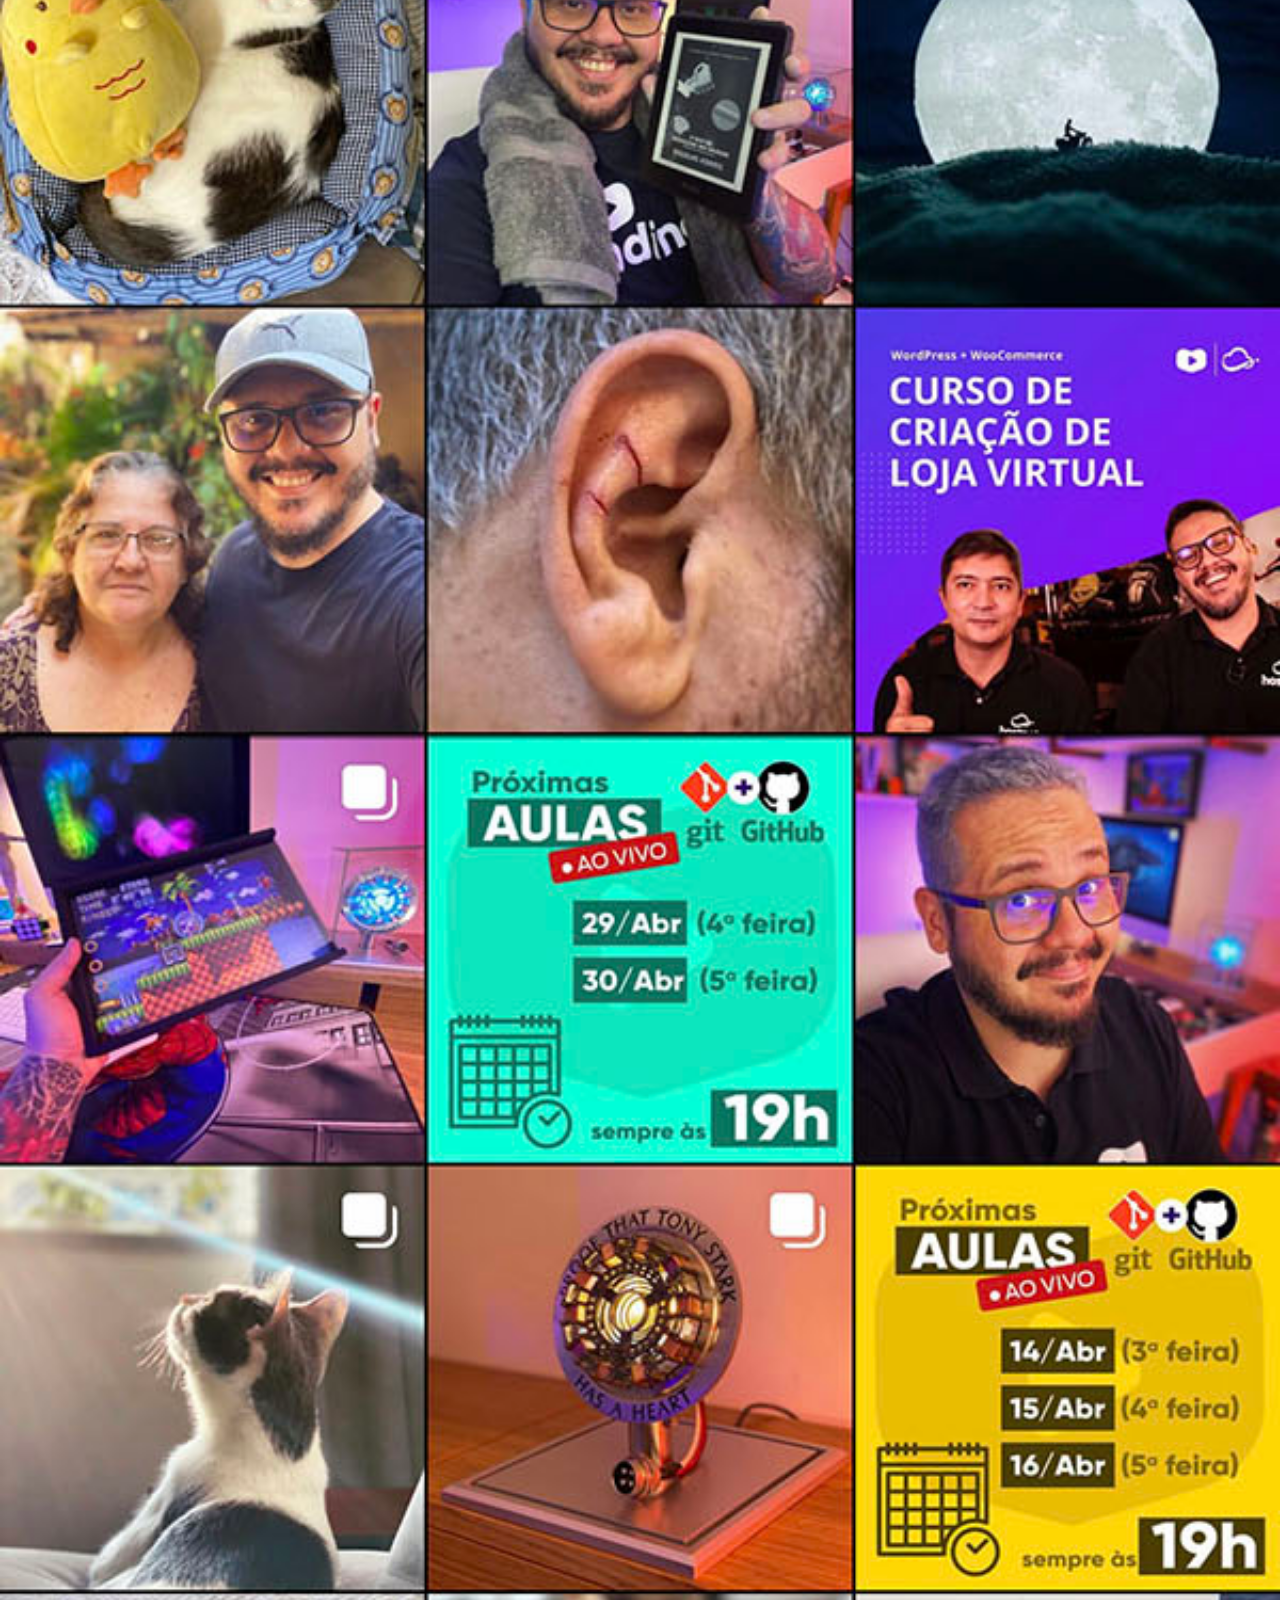
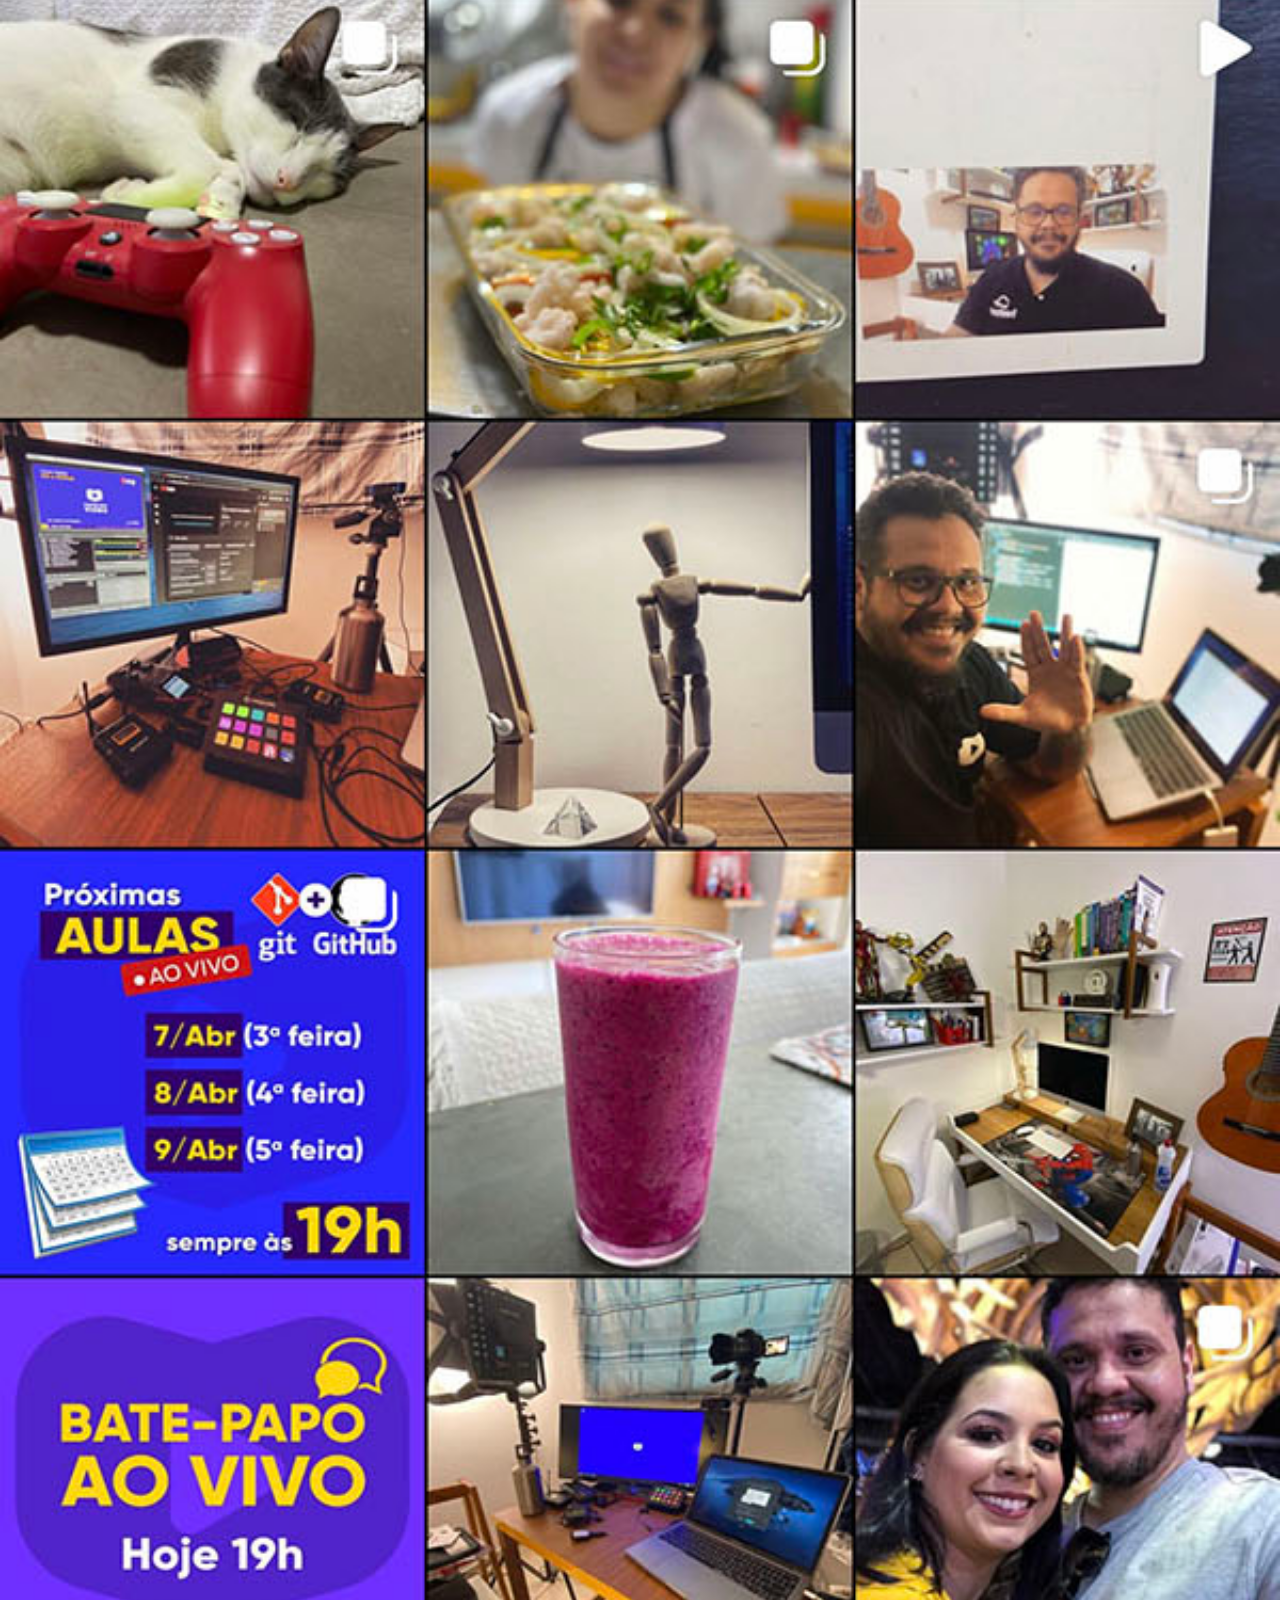
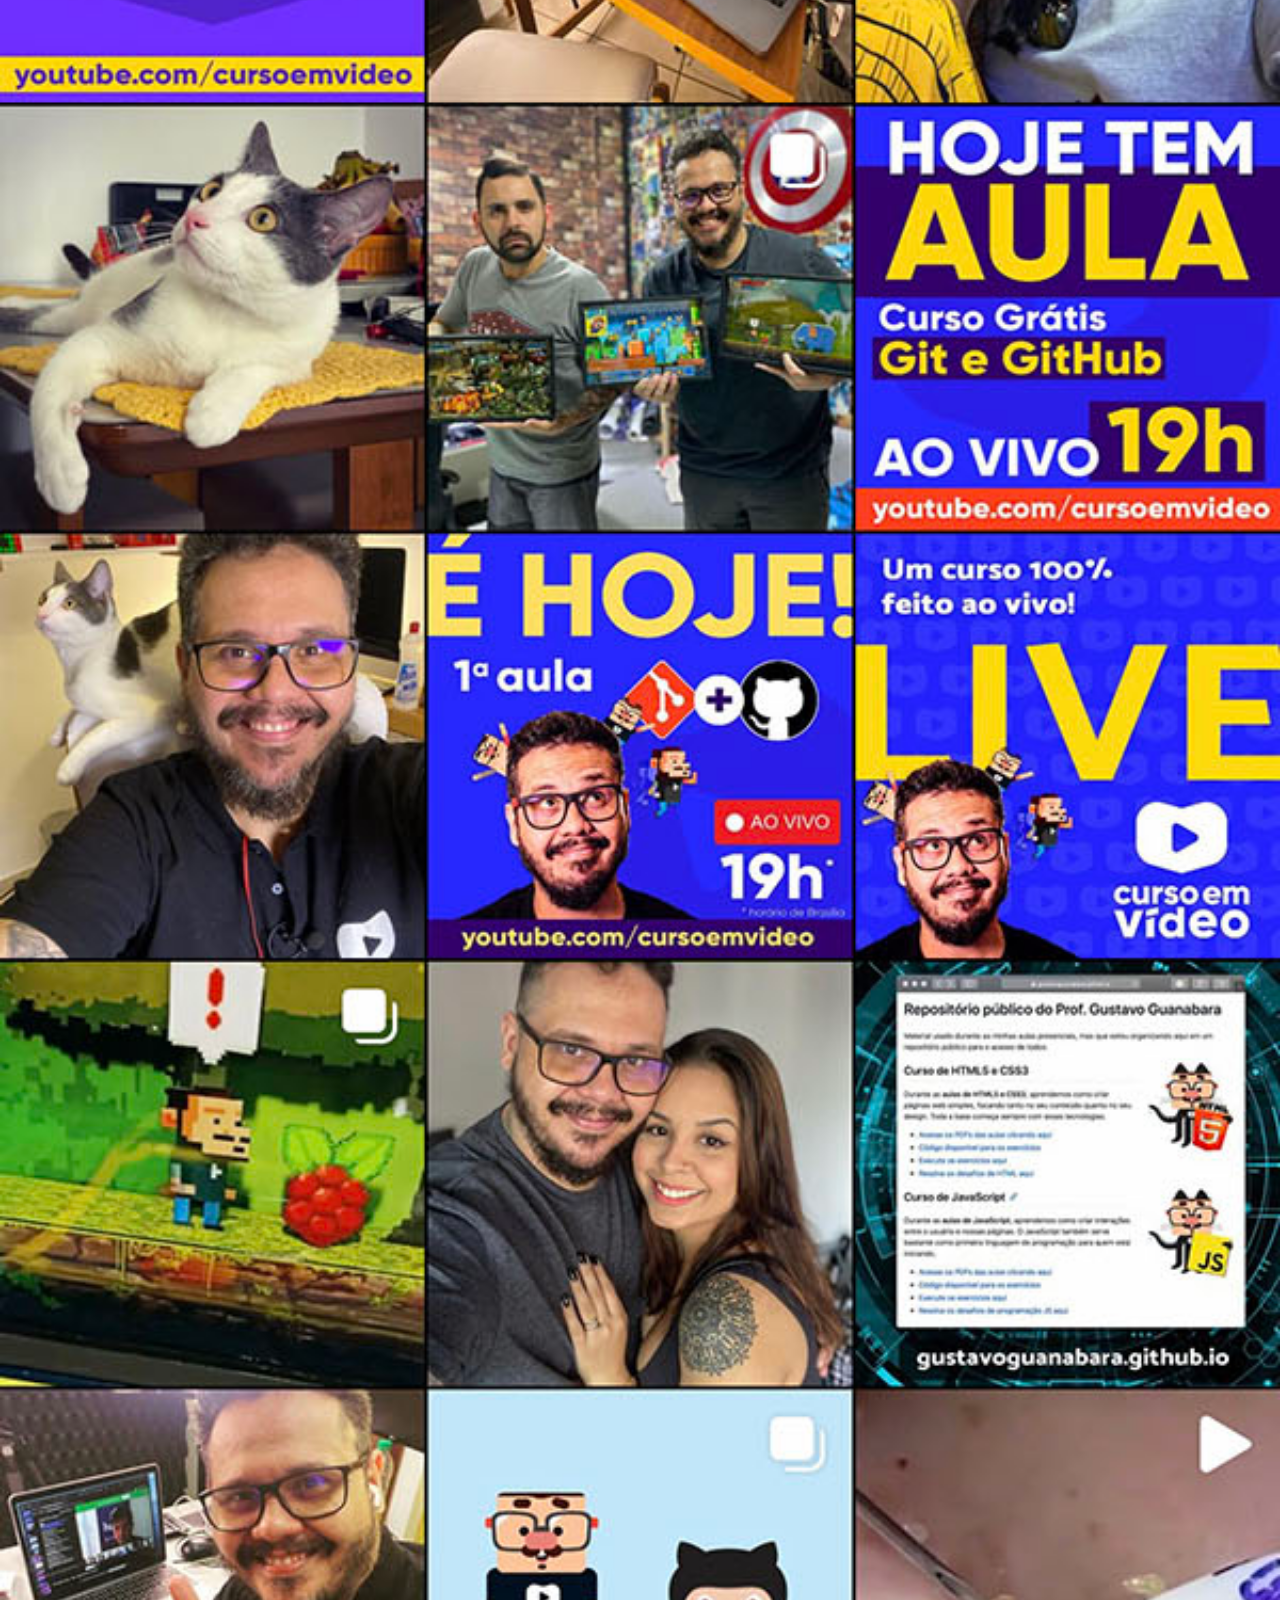
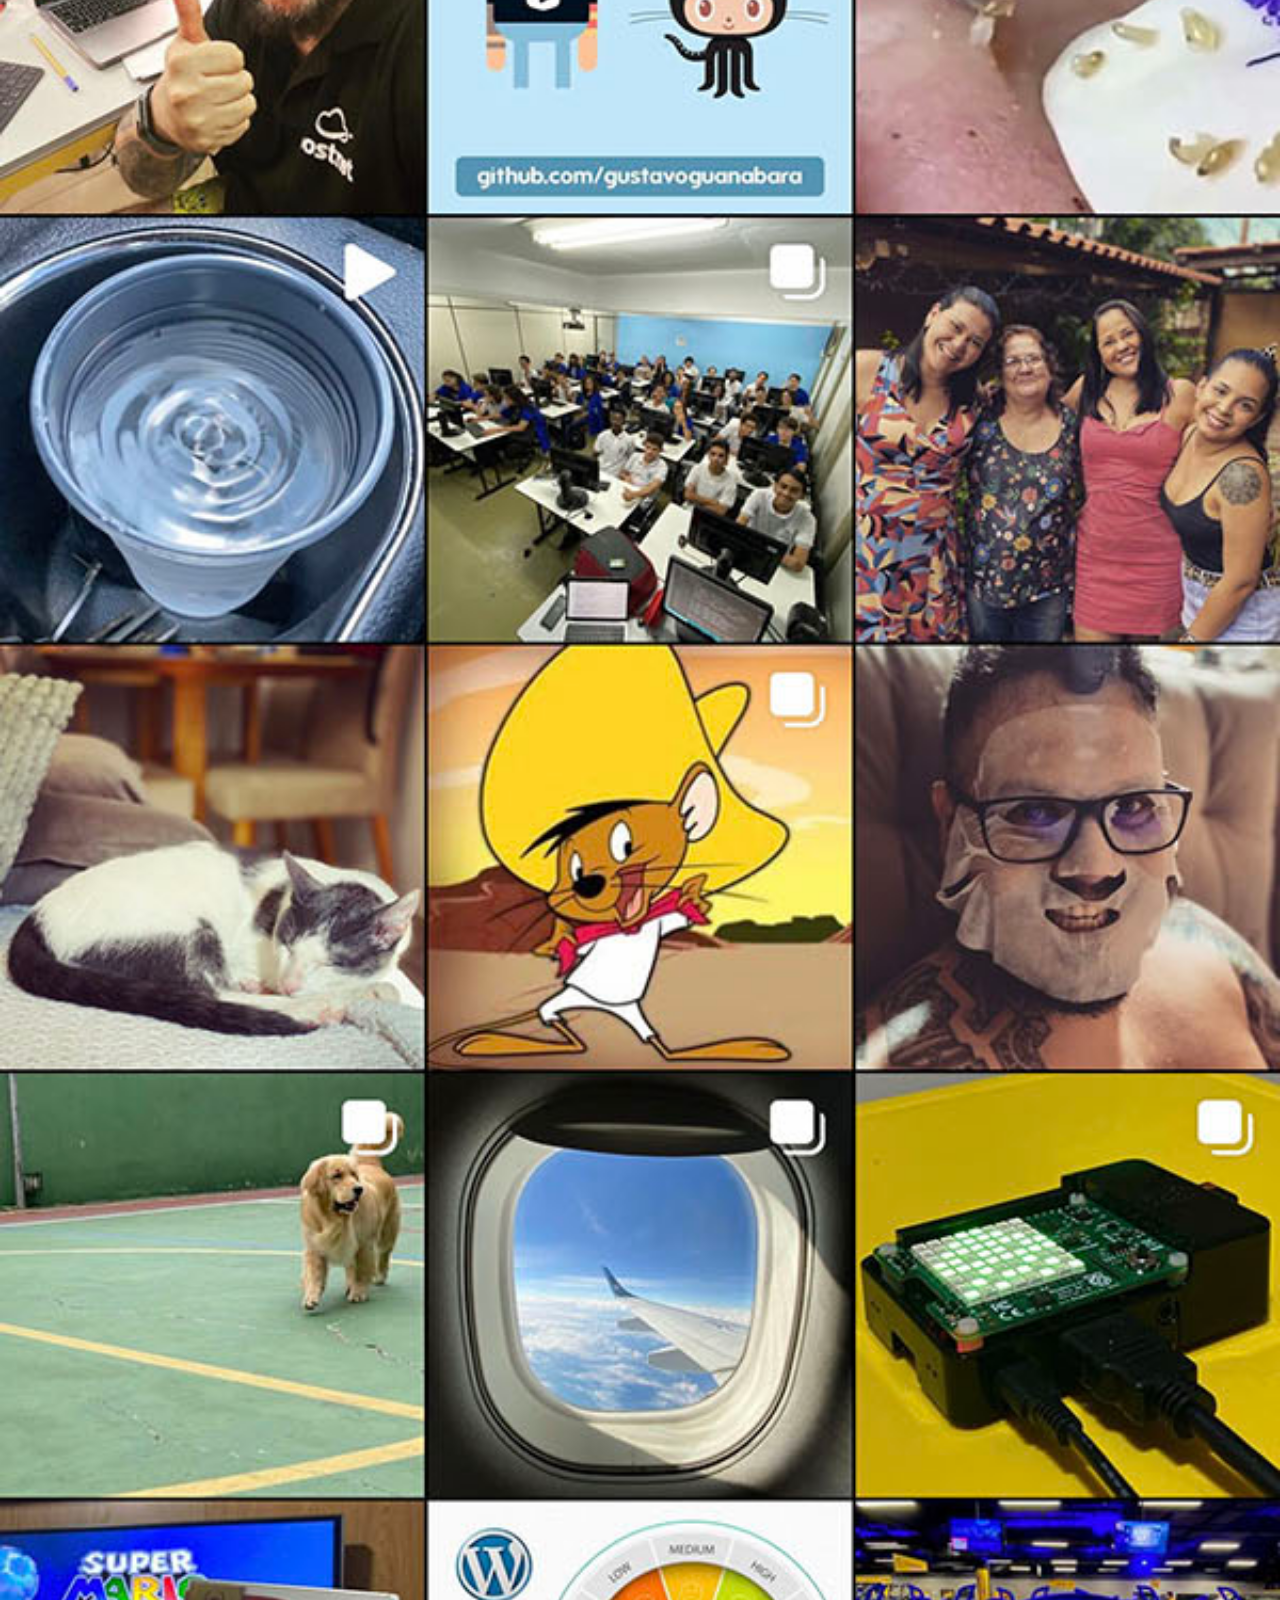
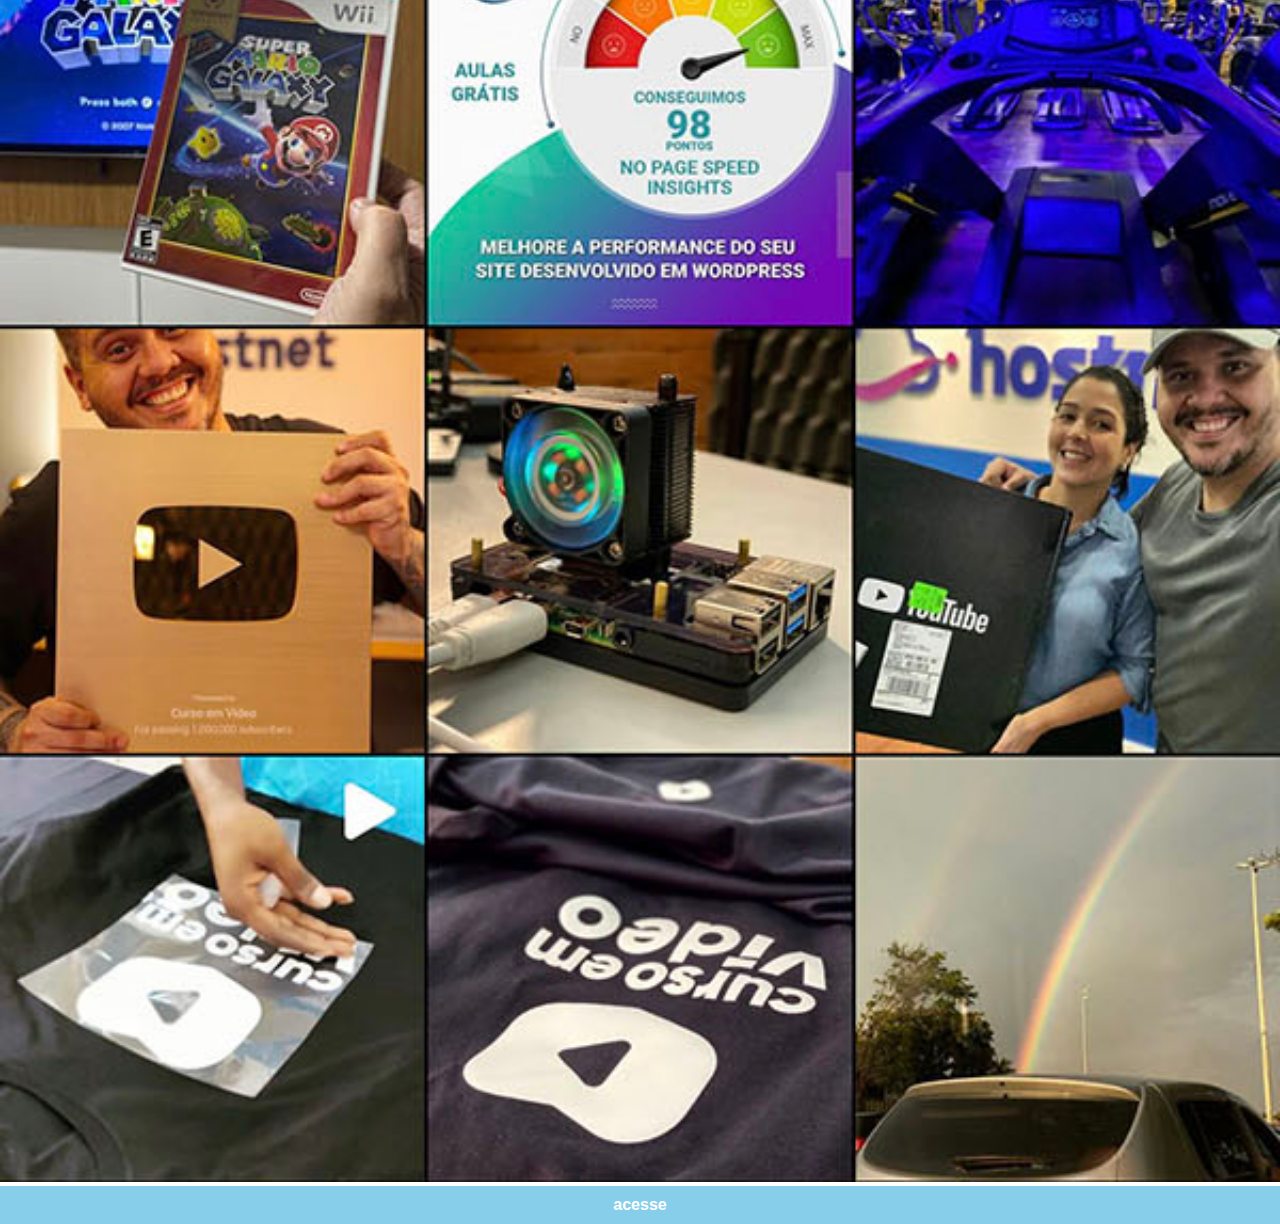
<file: instagram.html>
<!DOCTYPE html>
<html lang="pt-br">
<head>
    <meta charset="UTF-8">
    <meta name="viewport" content="width=device-width, initial-scale=1.0">
    <title>document</title>
    <link rel="stylesheet" href="styleredessociais.css">
</head>
<body>
    <img src="pacote-d013/imagens/tela-instagram.jpg" alt="instagram">
    <a href="https://www.instagram.com" target="_blank">acesse</a>
</body>
</html>
</file>
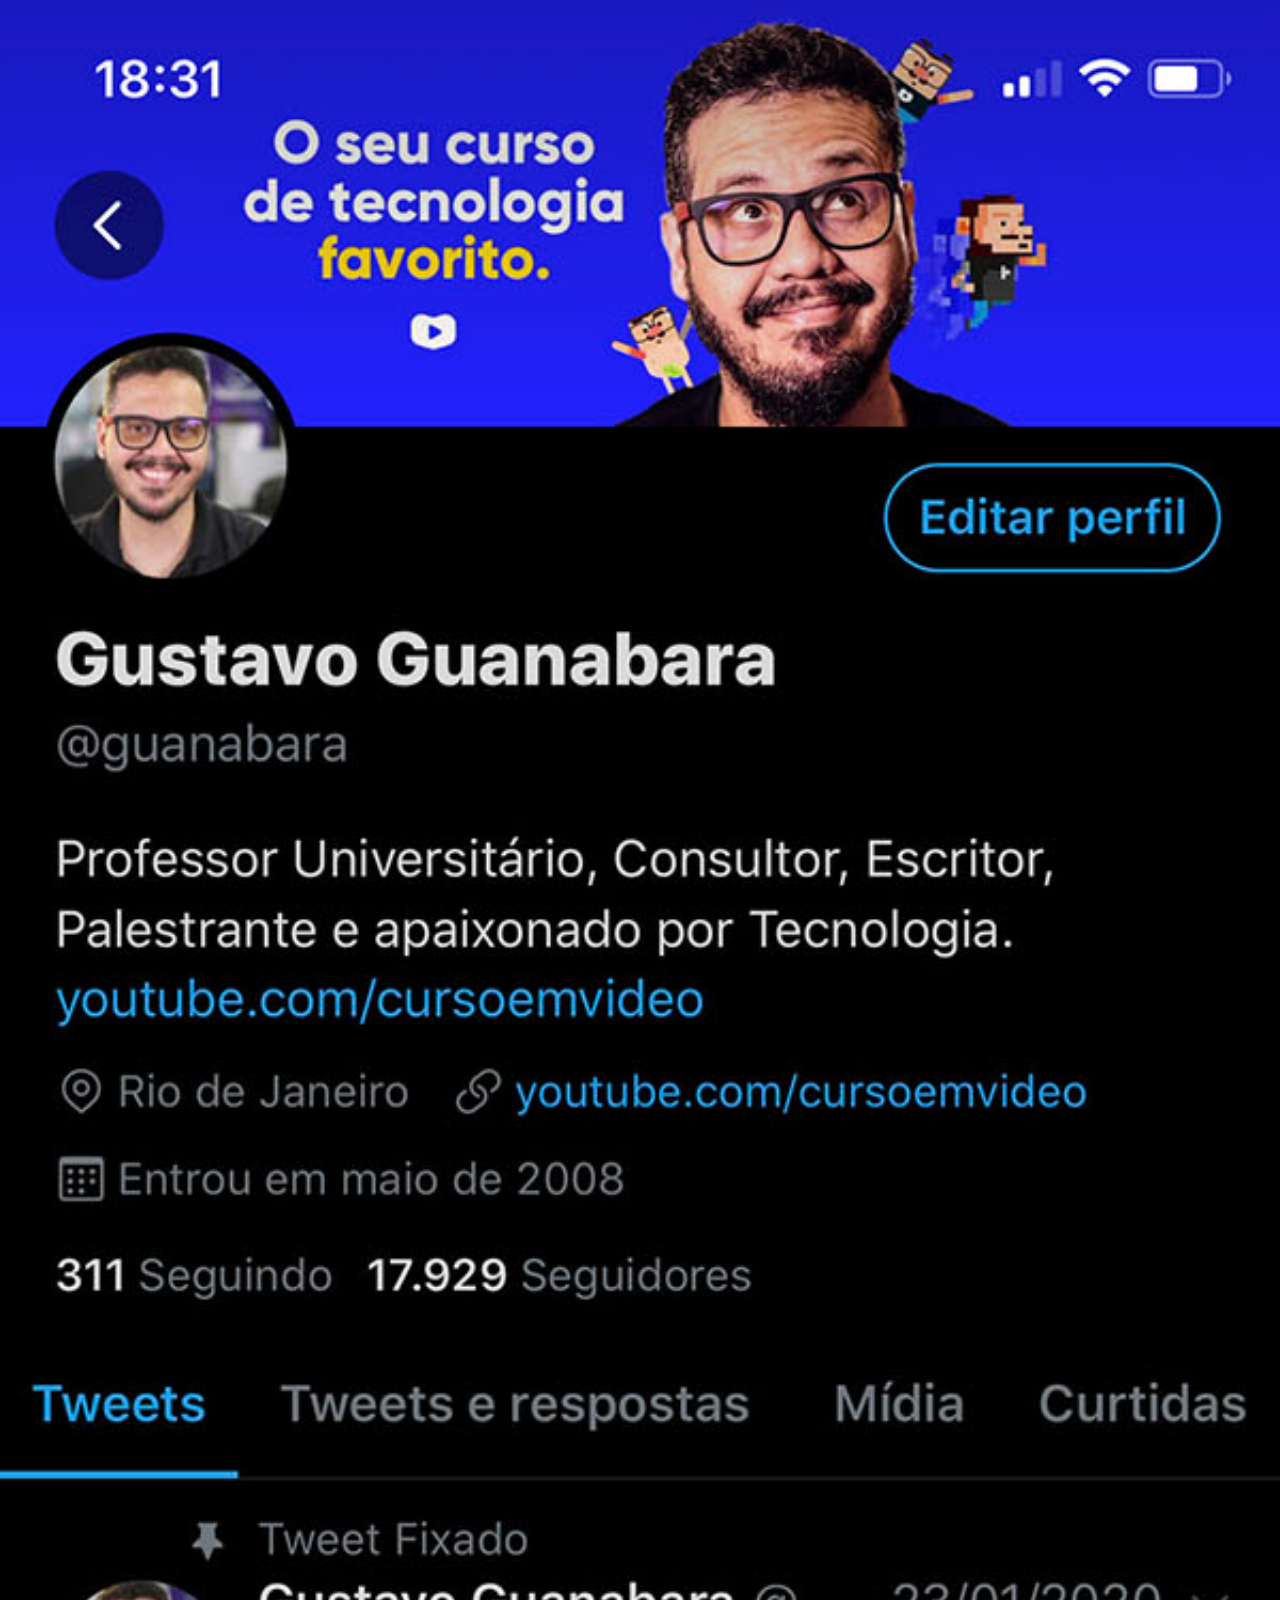
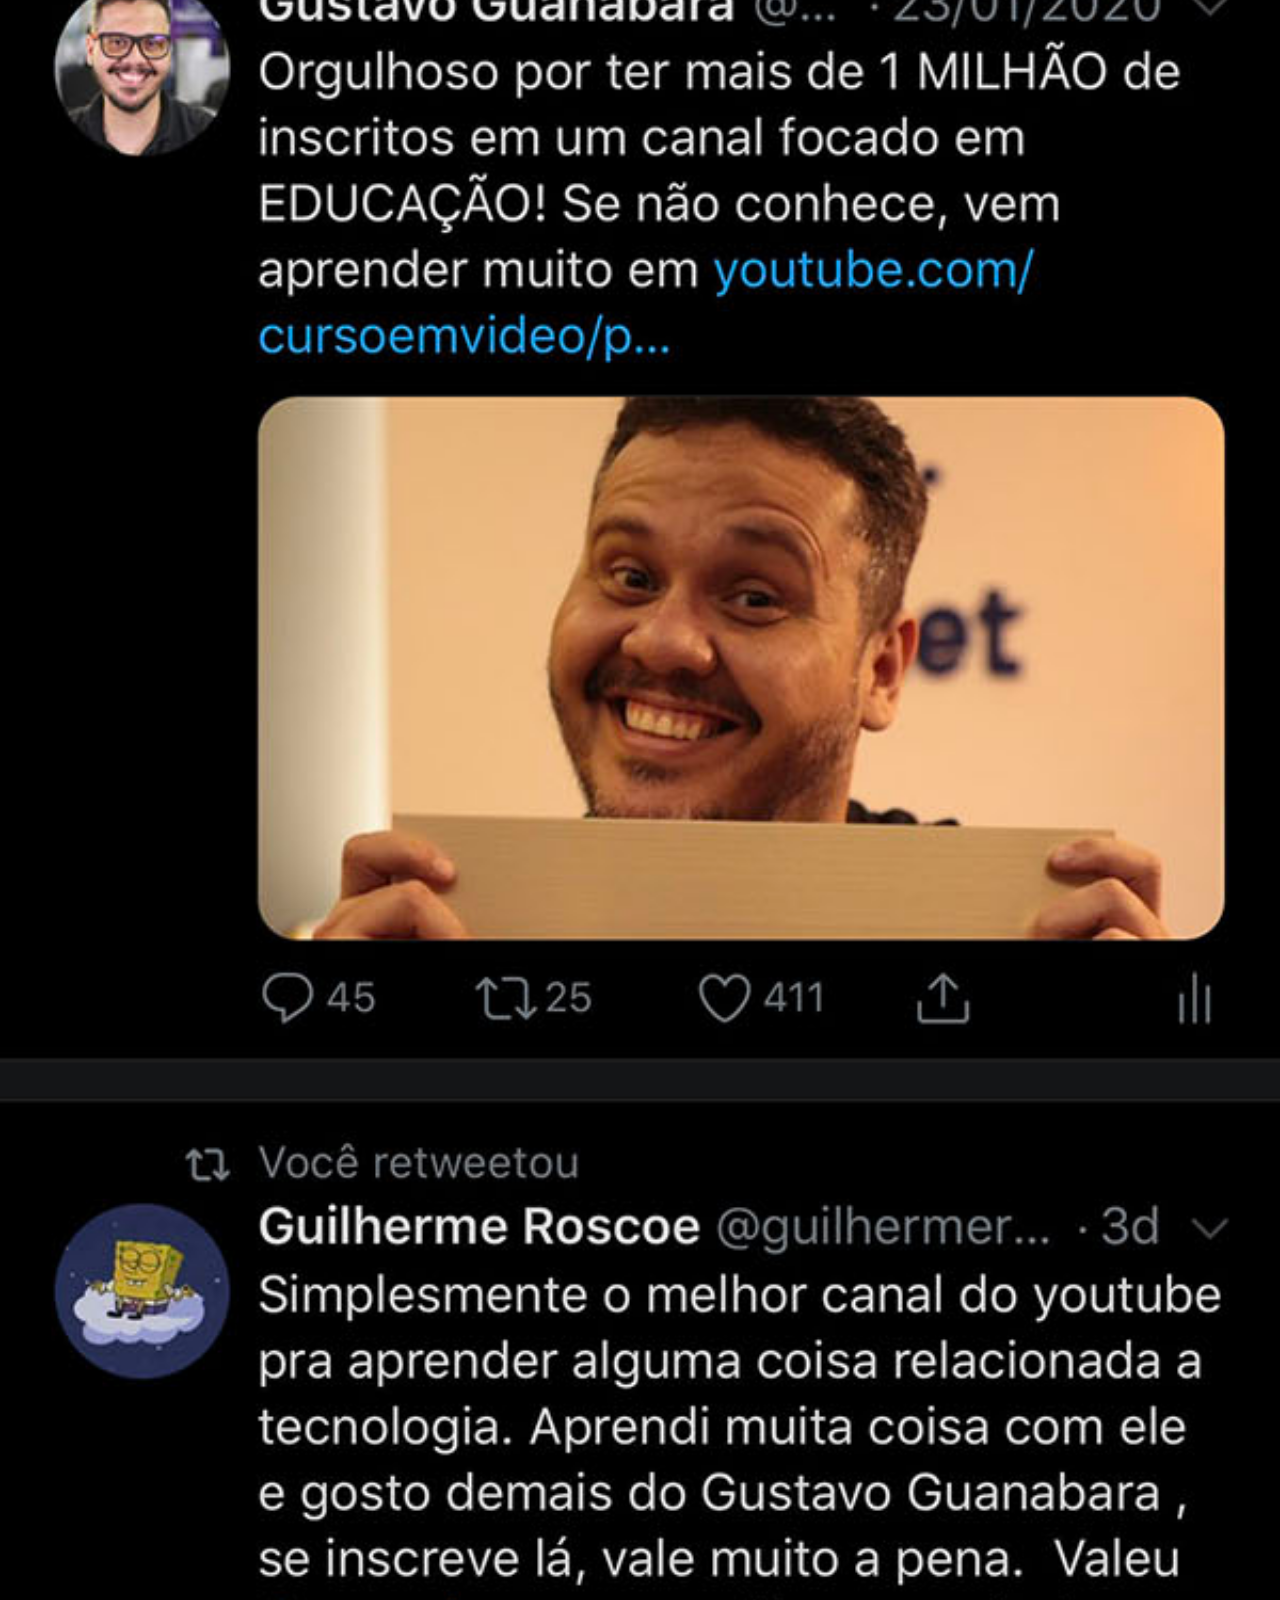
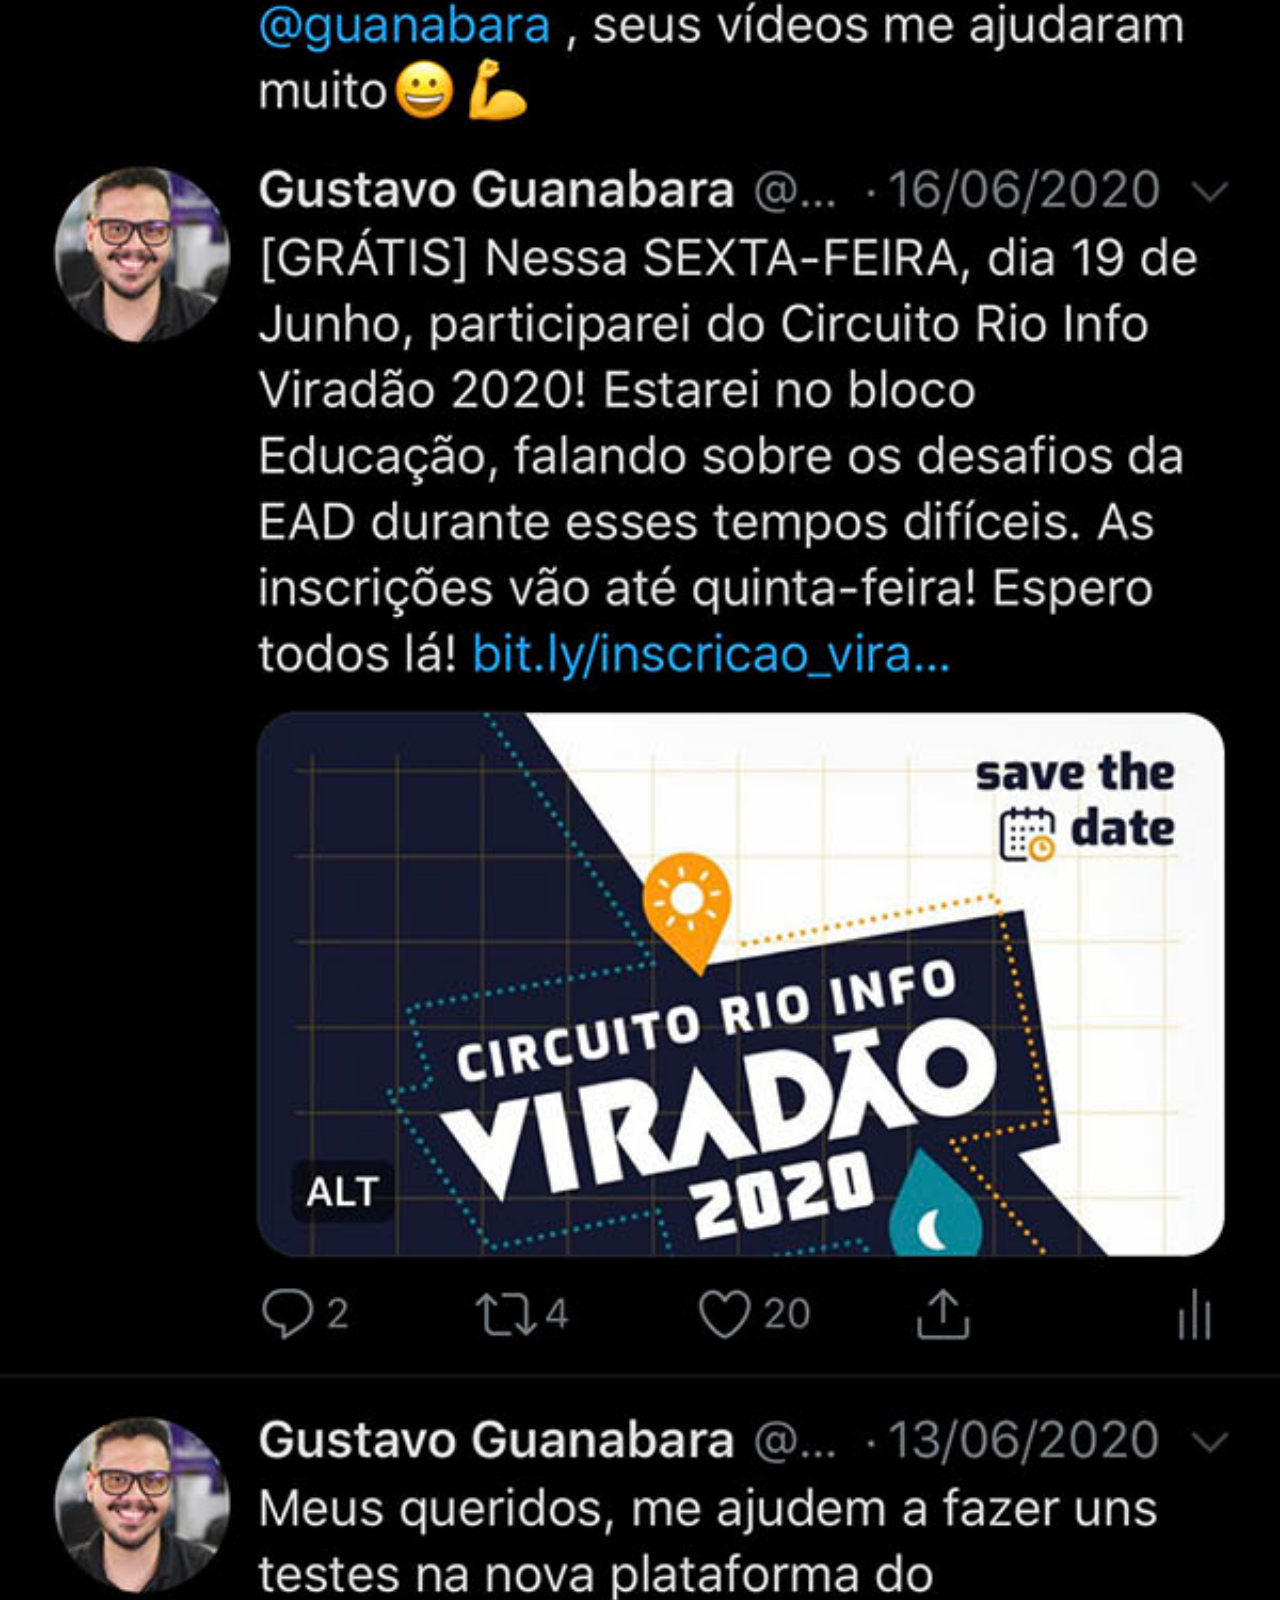
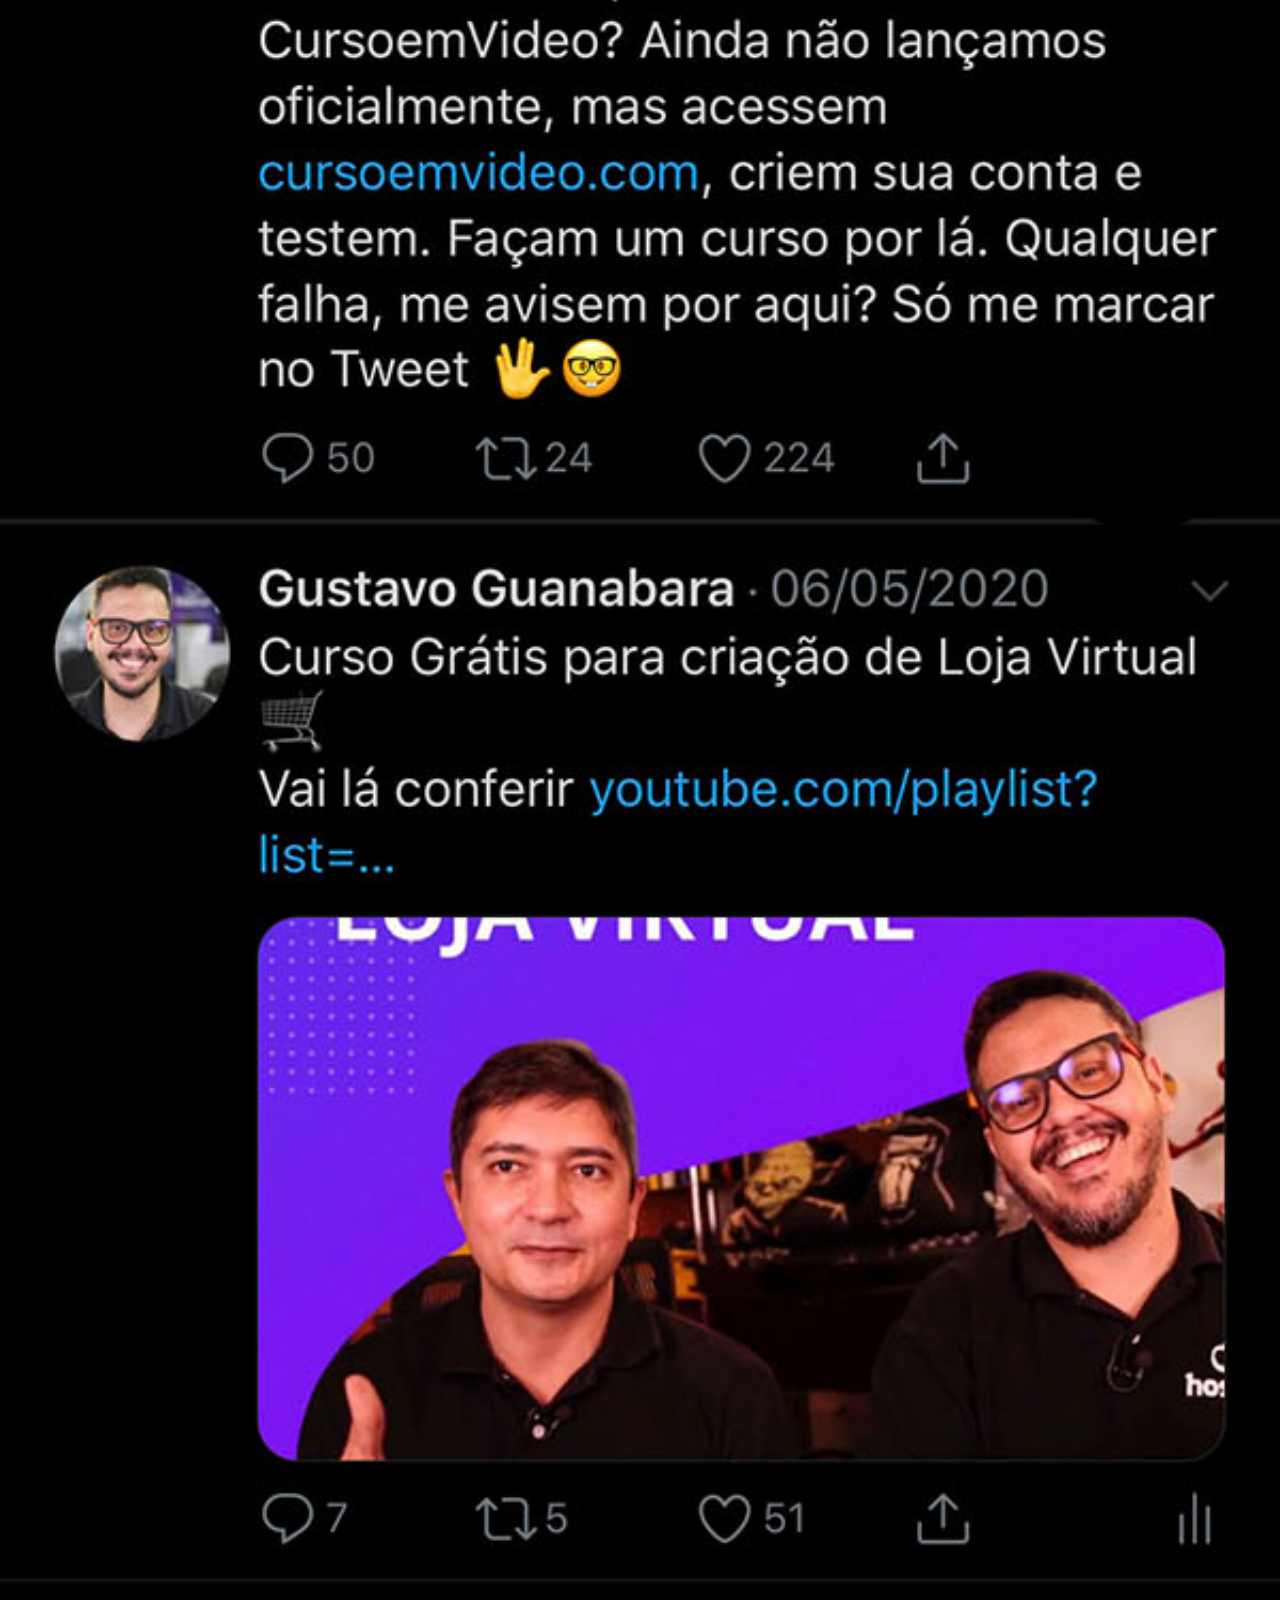
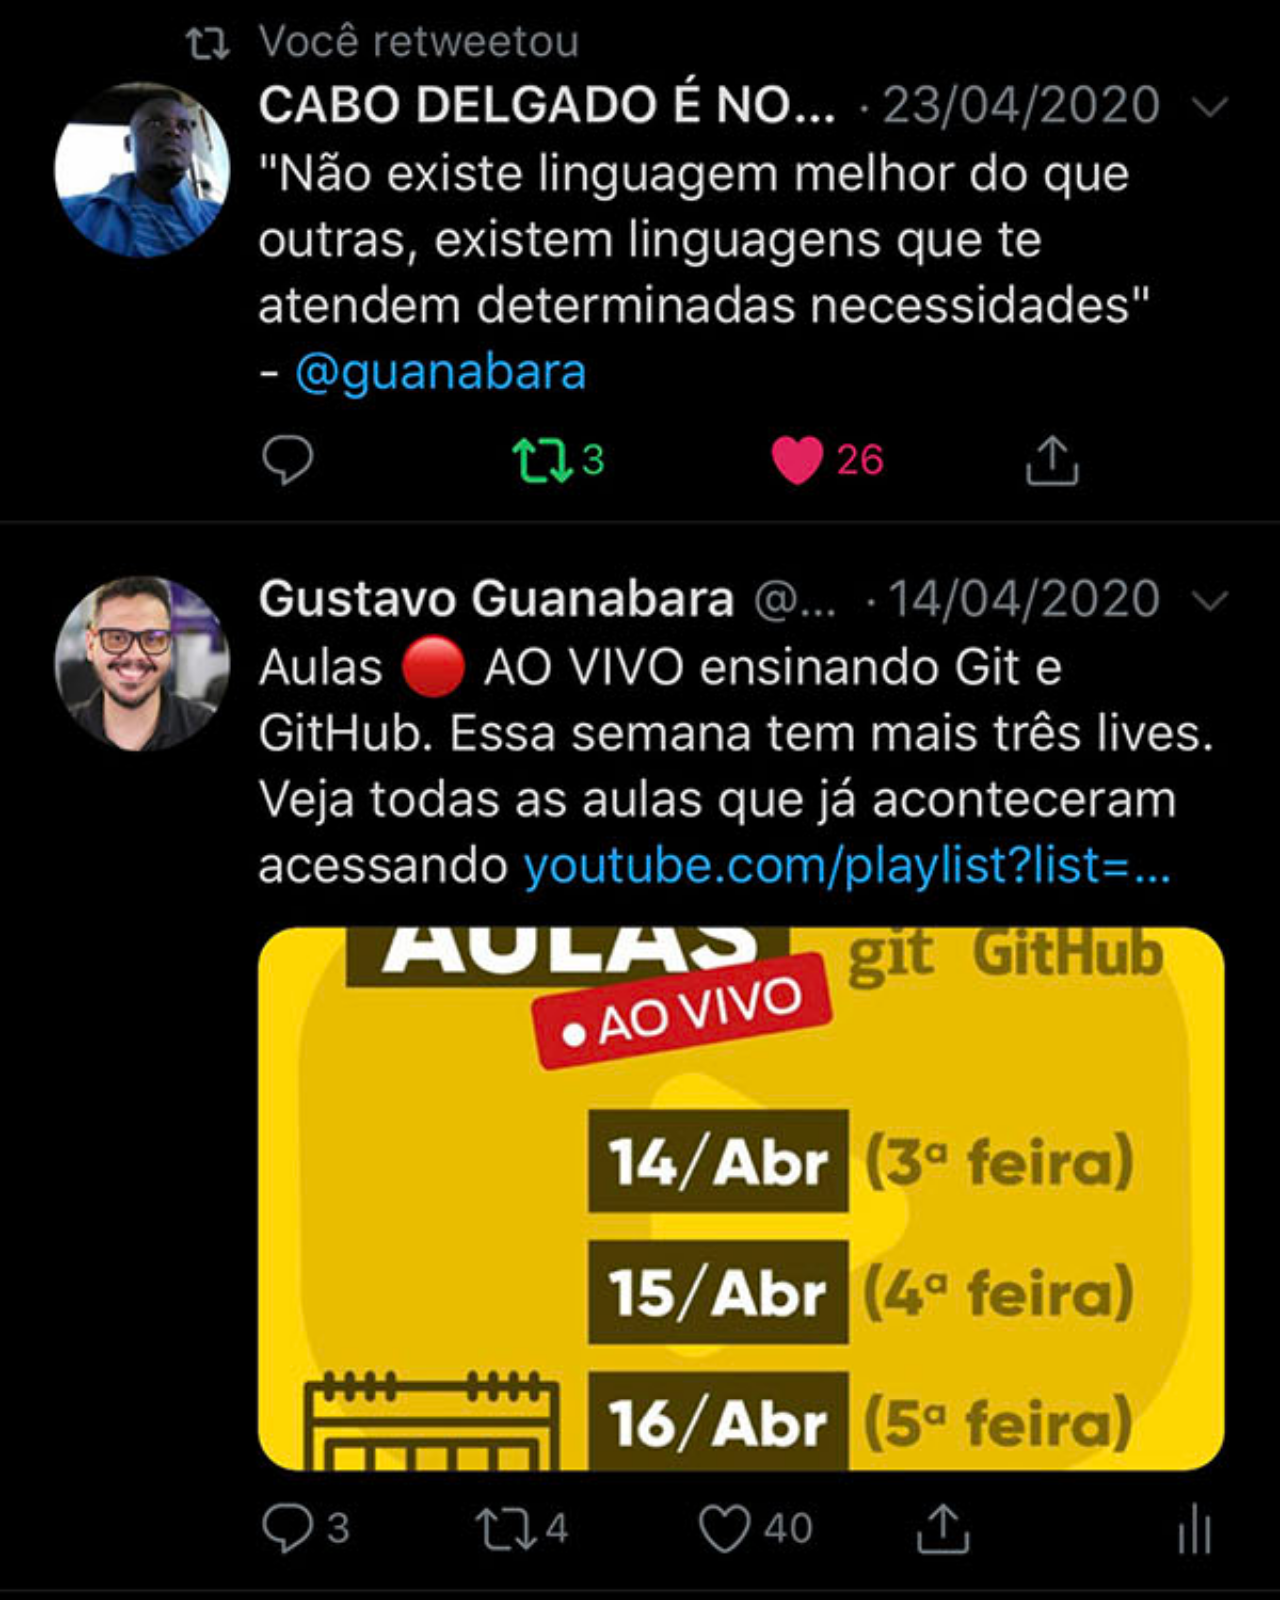
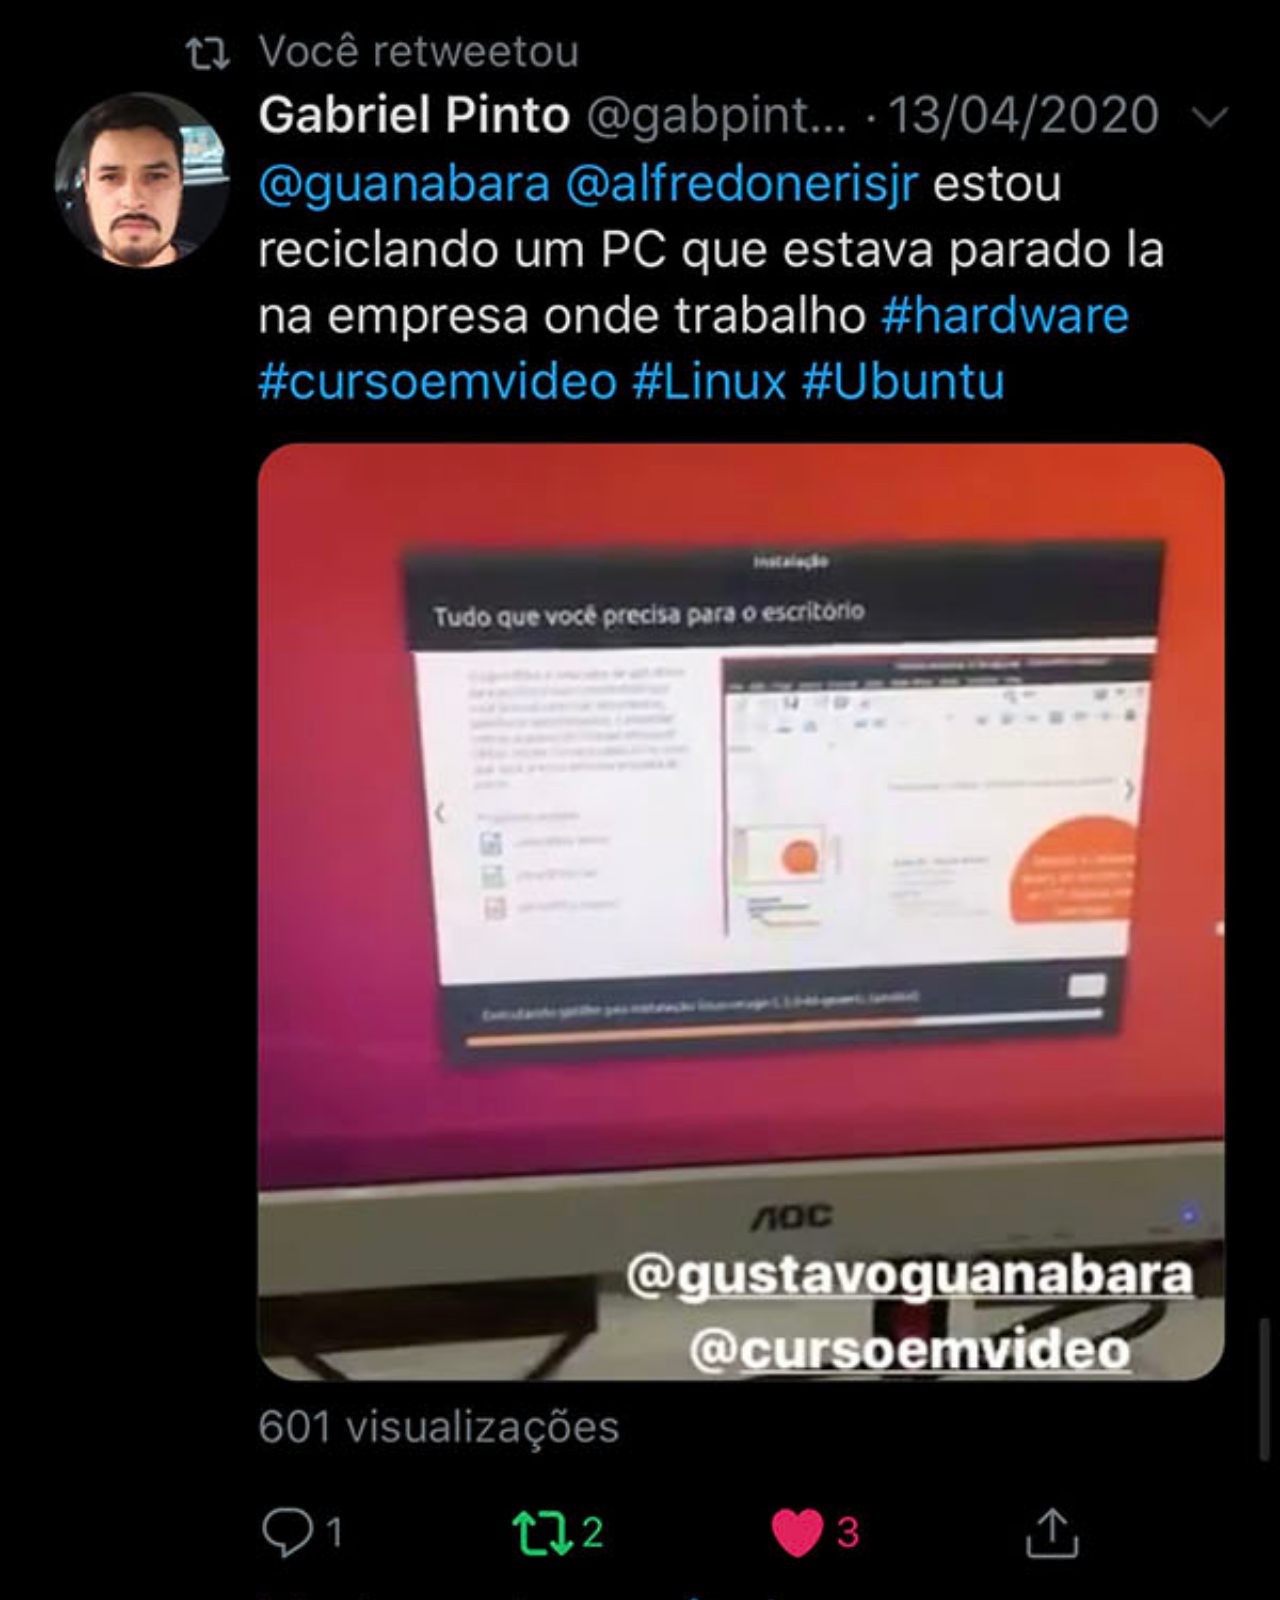
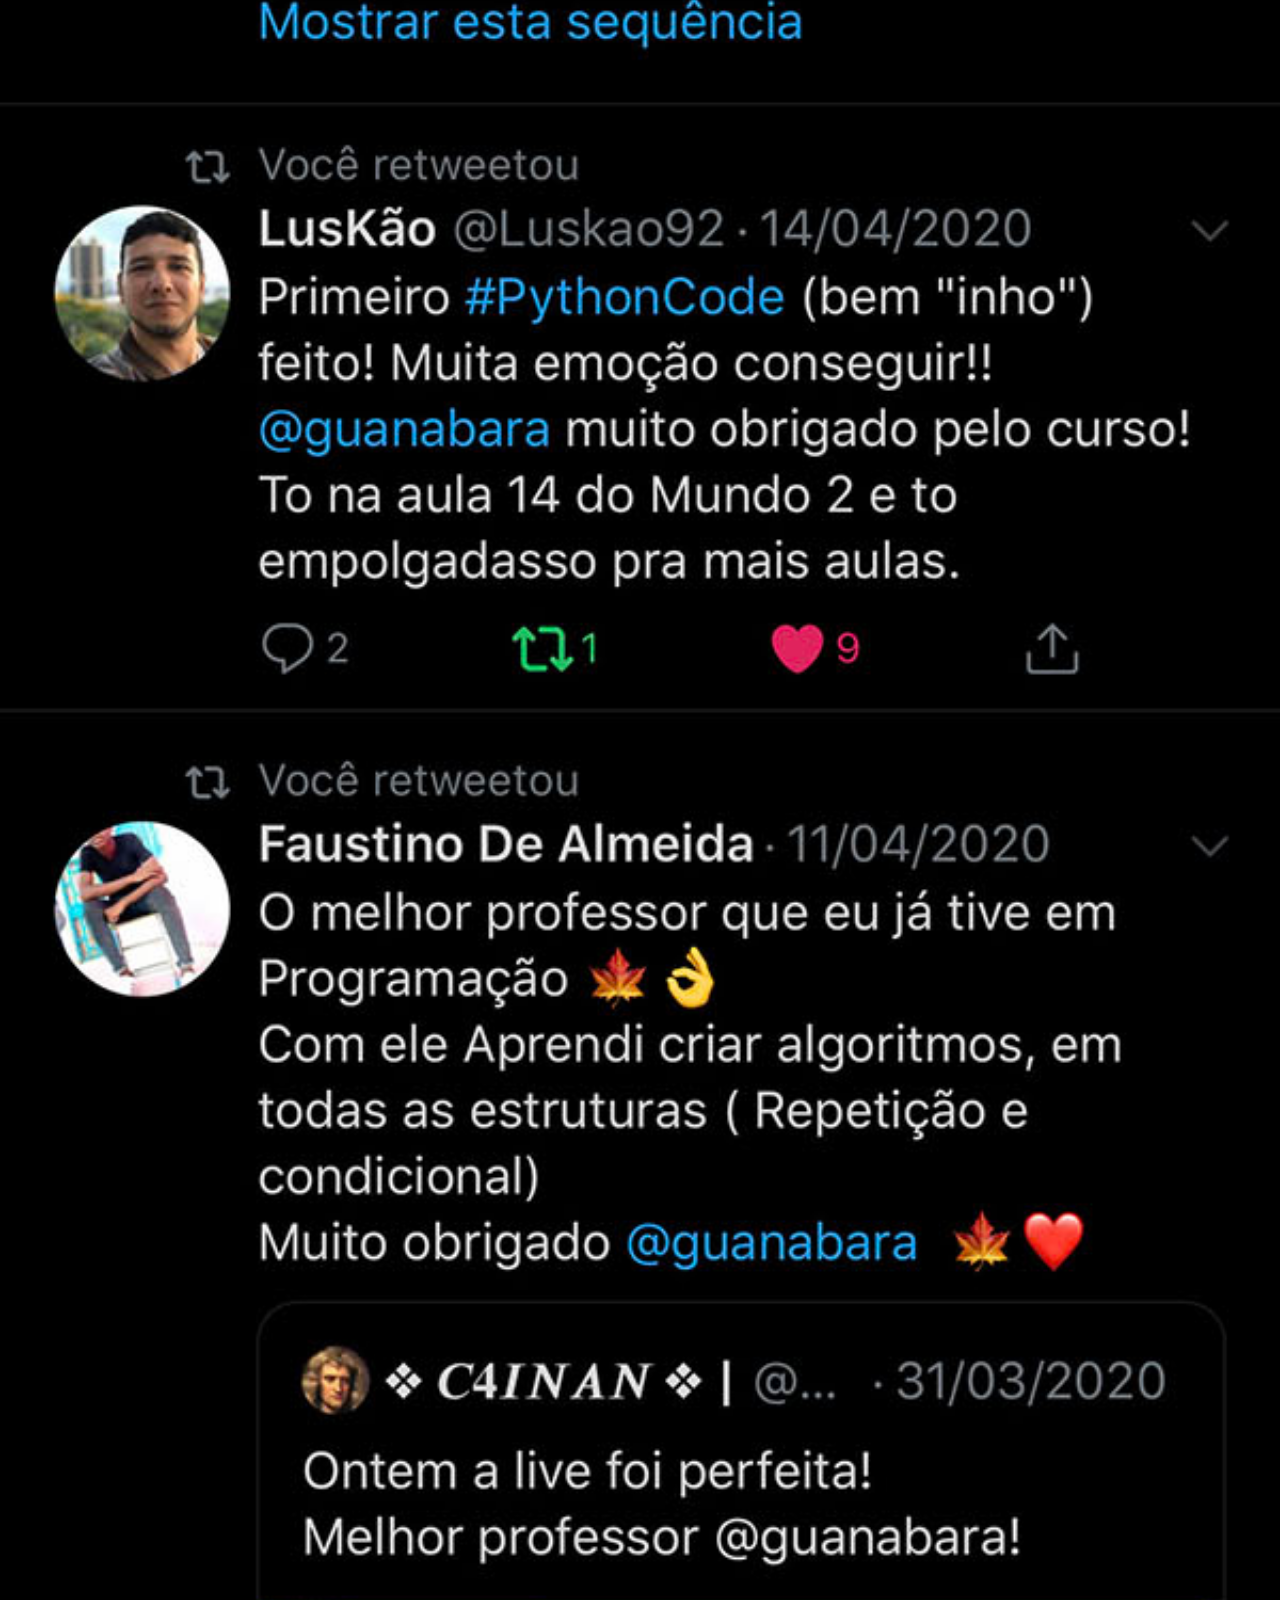
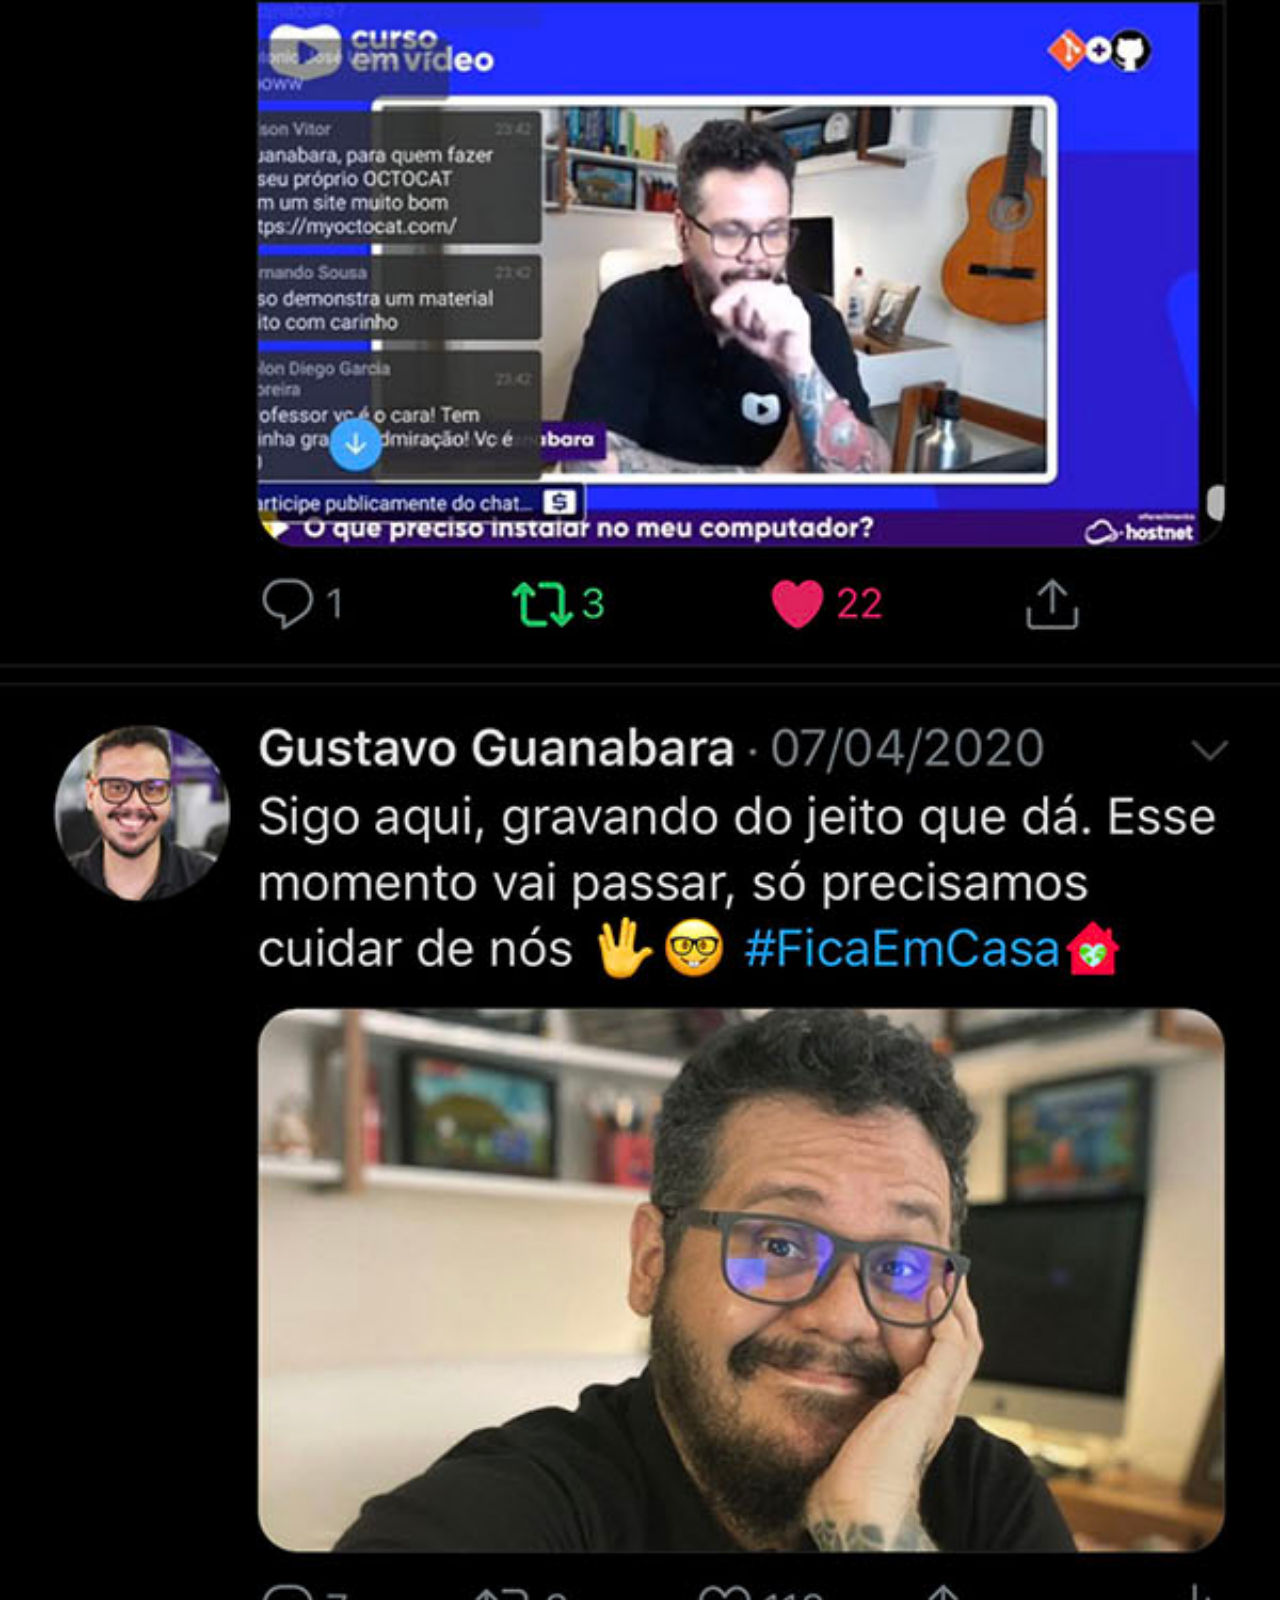
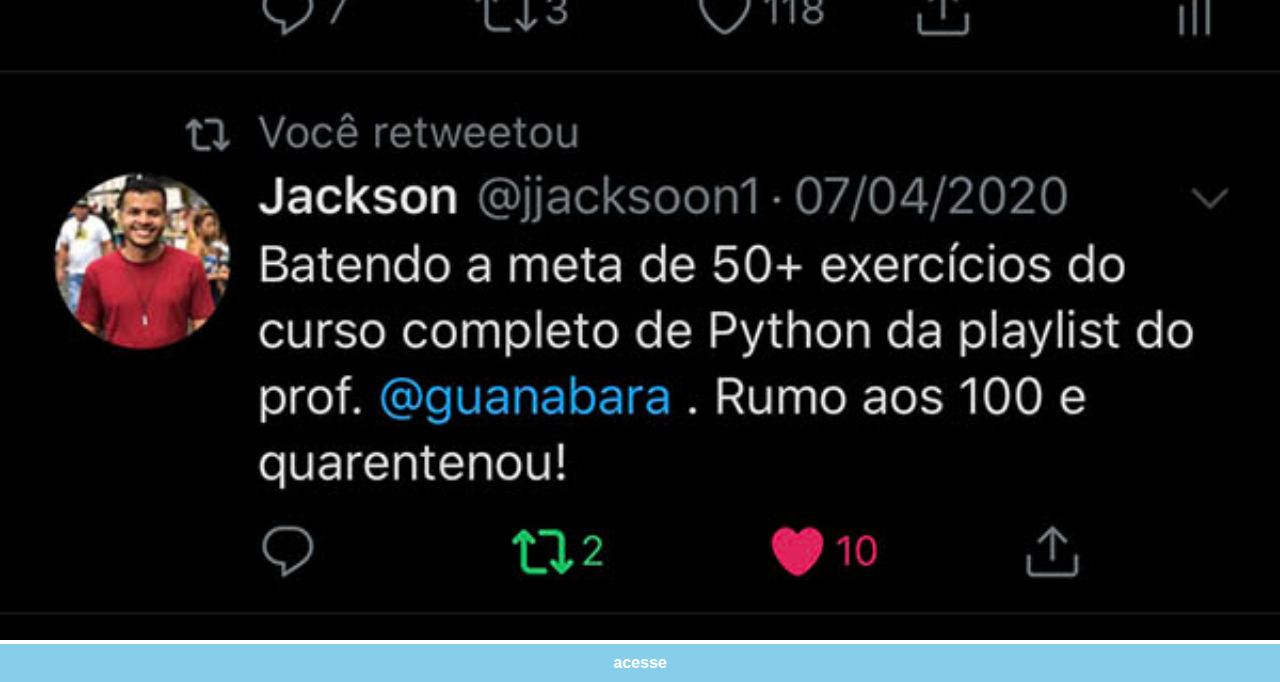
<file: twitter.html>
<!DOCTYPE html>
<html lang="pt-br">
<head>
    <meta charset="UTF-8">
    <meta name="viewport" content="width=device-width, initial-scale=1.0">
    <title>document</title>
    <link rel="stylesheet" href="styleredessociais.css">
</head>
<body>
    <img src="pacote-d013/imagens/tela-twitter.jpg" alt="instagram">
    <a href="https://www.twitter.com" target="_blank">acesse</a>
</body>
</html>
</file>
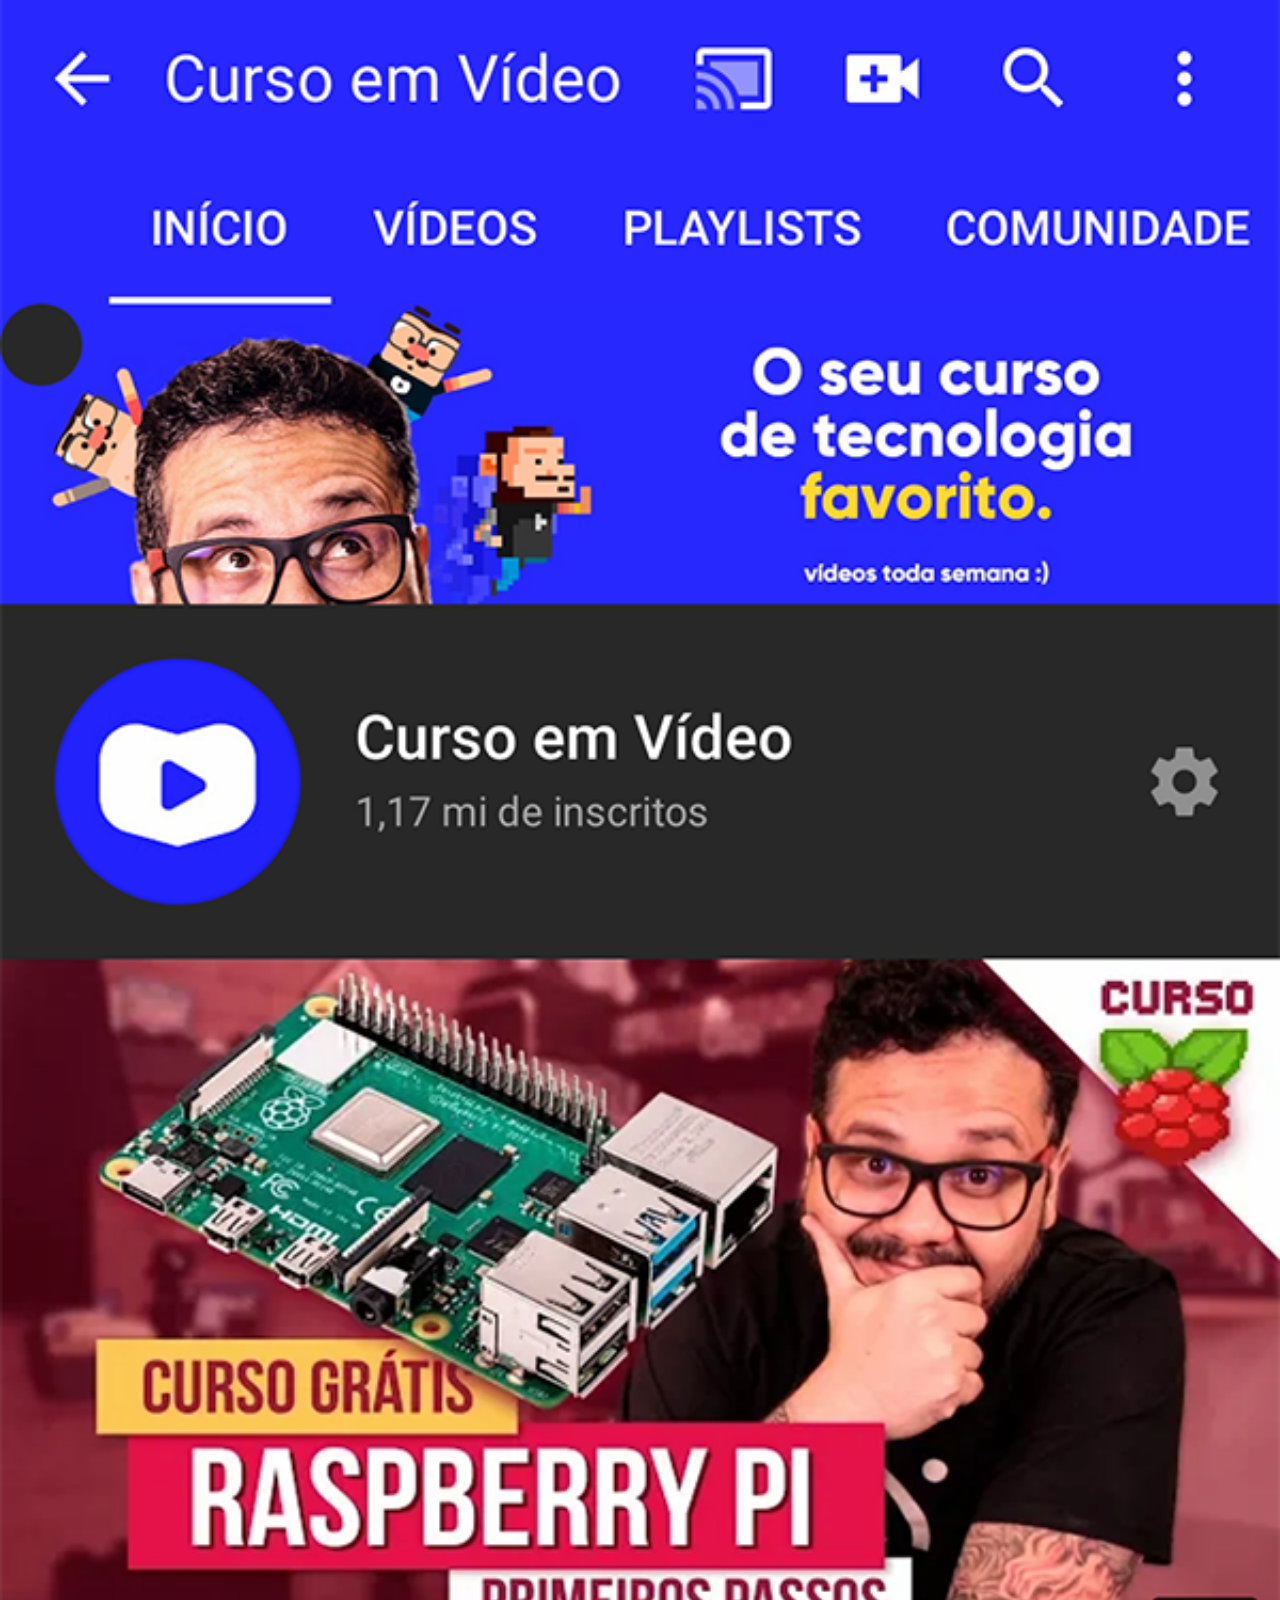
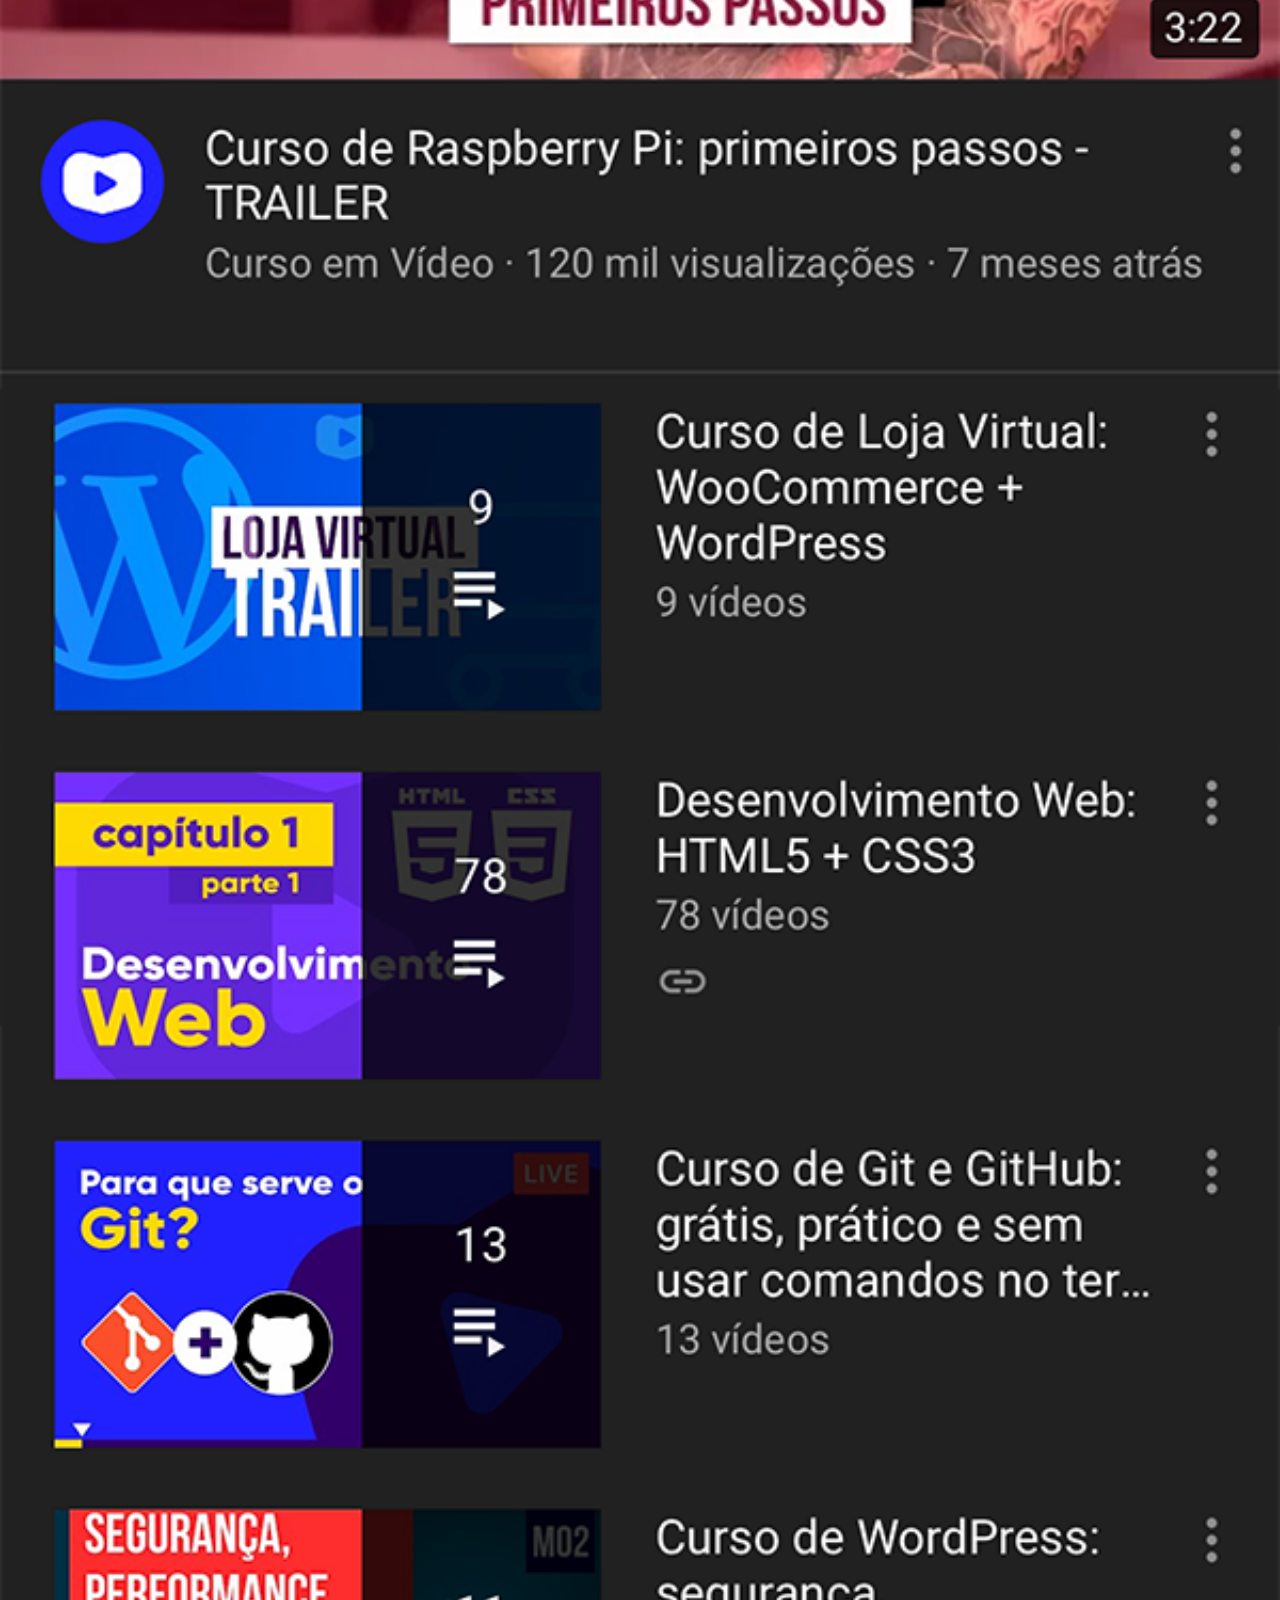
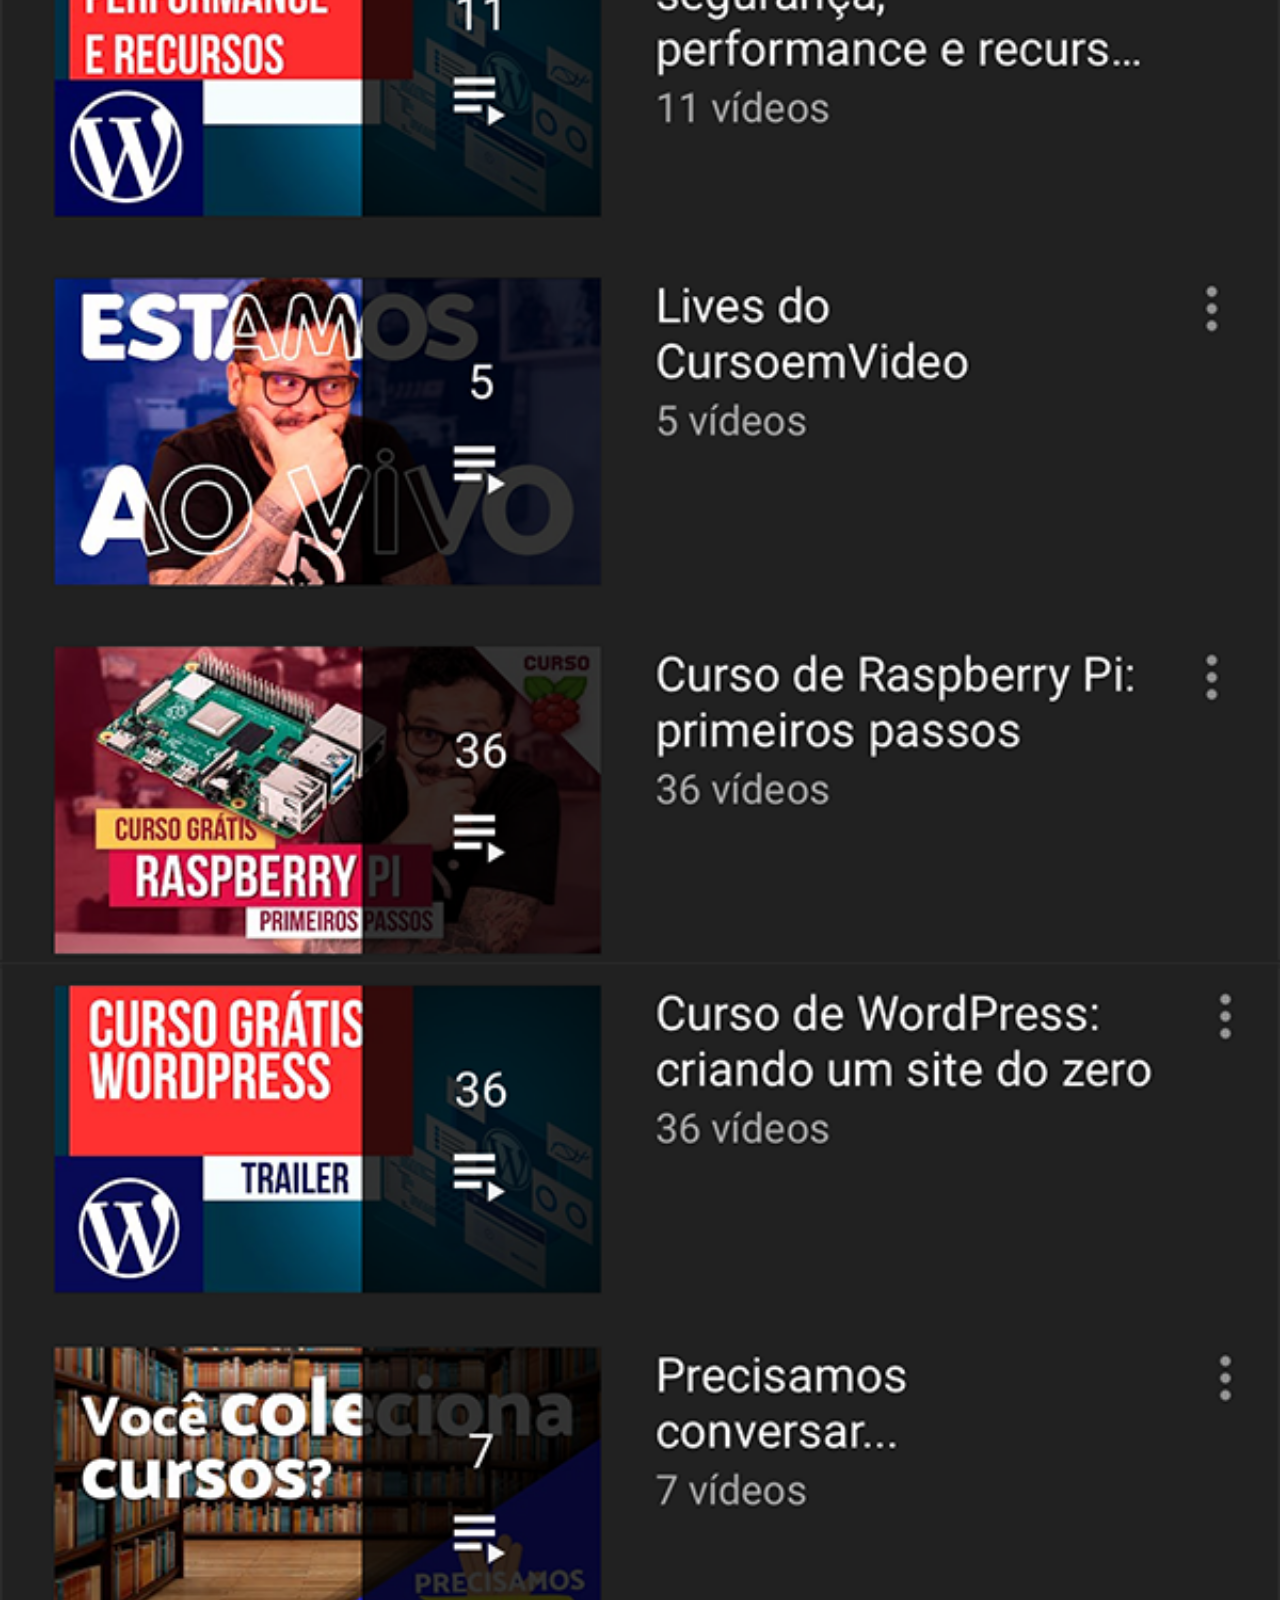
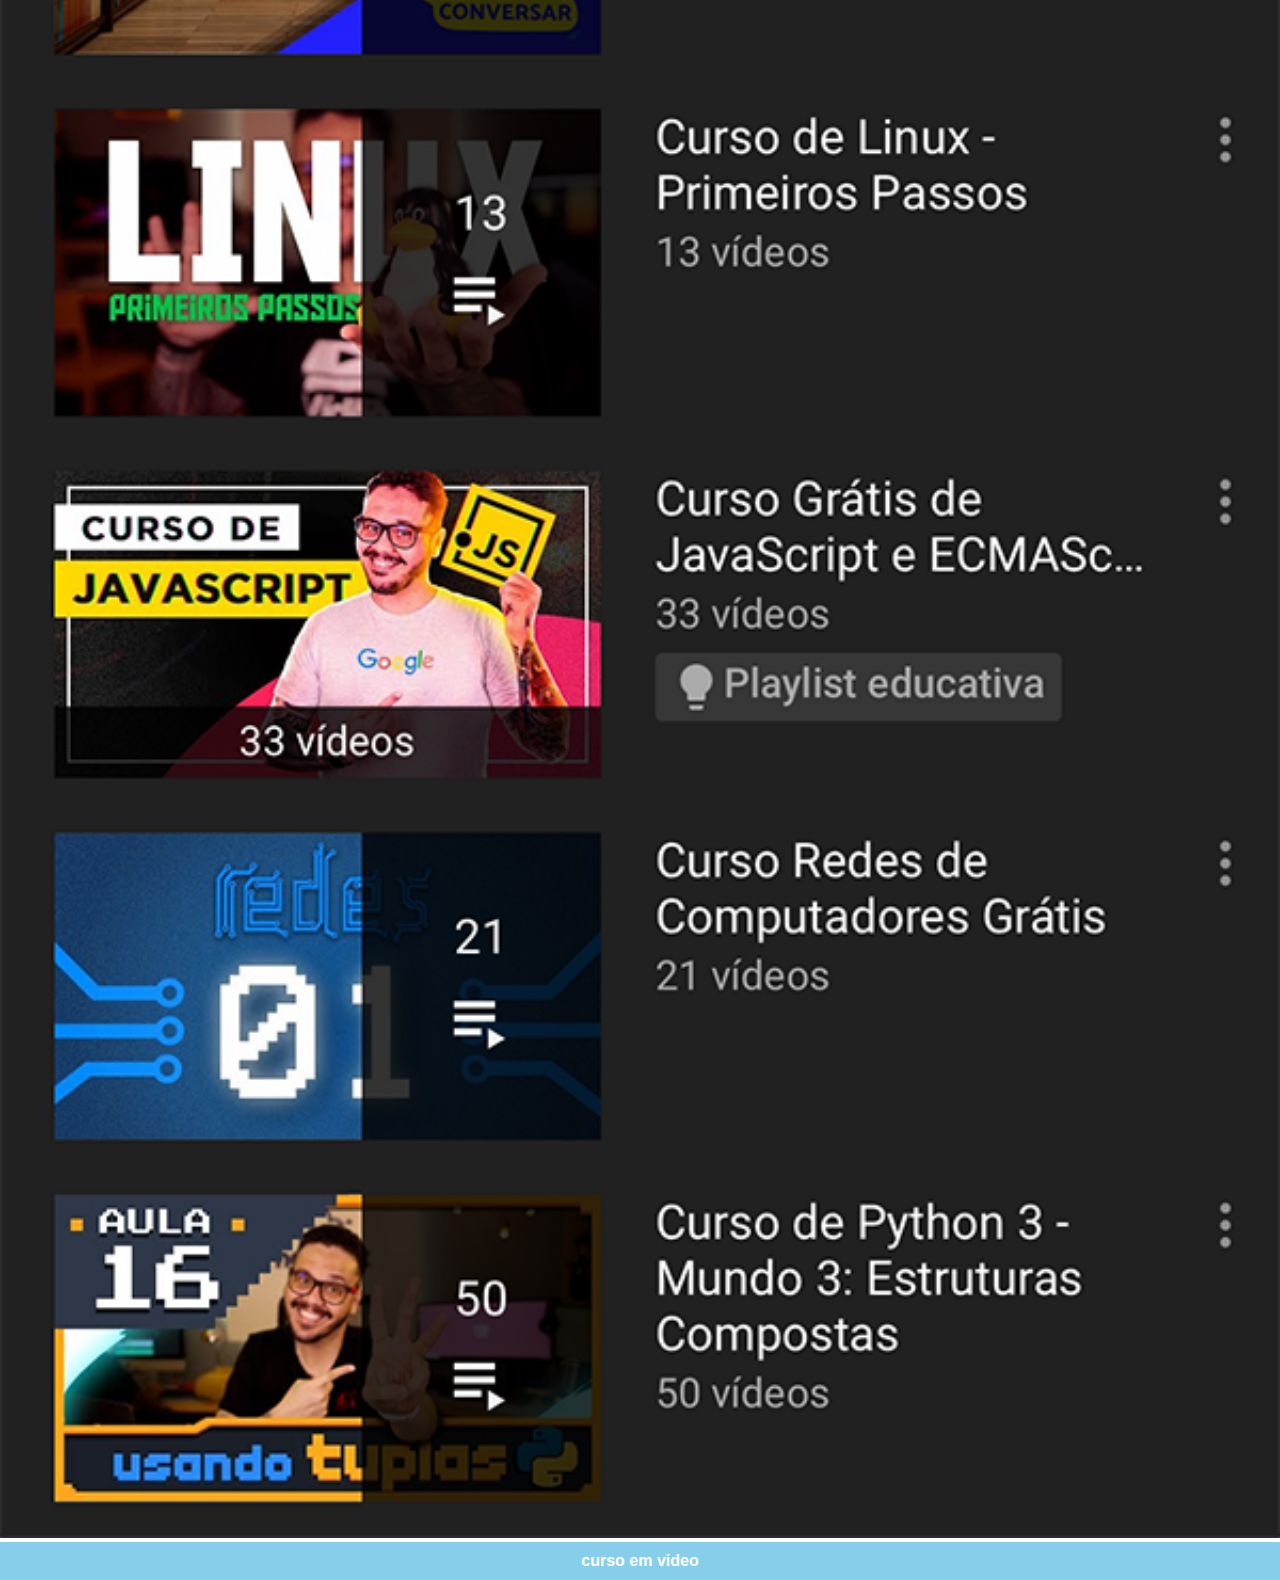
<file: youtube.html>
<!DOCTYPE html>
<html lang="pt-br">
<head>
    <meta charset="UTF-8">
    <meta name="viewport" content="width=device-width, initial-scale=1.0">
    <title>document</title>
    <link rel="stylesheet" href="styleredessociais.css">
</head>
<body>
    <img src="pacote-d013/imagens/tela-youtube.png" alt="youtube">
    <a href="https://www.youtube.com" target="_blank">curso em video</a>
</body>
</html>
</file>
<file: style/style.css>
@charset "UTF-8";

* {
    padding: 0px;
    margin: 0px;
    font-family: Arial, Helvetica, sans-serif;
}

html, body{
    height: 100vh;
    width: 100vw;
}

body{
    background: url('../pacote-d013/imagens/fundo-madeira.jpg') no-repeat top center;
    background-size: cover;
}

main{
    position: relative;
    height: 100vh;
    width: 100vw;
}

section#telefone{
    width: 311px;
    height: 627px;
    position: absolute;
    top: 50%;
    left: 50%;
    transform: translate(-50%, -50%);
    background: url(../pacote-d013/imagens/frame-iphone.png) no-repeat;
}
iframe{
    width: 267px;
    height: 468px;
    position: absolute;
    top: 50%;
    left: 50%;
    transform: translate(-50%, -50%);
}

section#redes-sociais > a > img{
    width: 50px;
    border-radius: 50%;
    box-shadow: 3px 3px 5px rgba(0, 0, 0, 0.479);
    box-sizing: border-box;
    margin-top: 10px;
}

section#redes-sociais{
    text-align: right;
    display: flex ;  
    flex-direction: column;
}

section#redes-sociais > a > img:hover{
    border: 2px solid rgba(255, 255, 255, 0.61);
    transform: translate(-5px, -5px);
    transition: transform 0.4s, border 0.5s;
    box-shadow: 5px 5px 10px rgba(0, 0, 0, 0.479);
}
</file>
<file: styleredessociais.css>
@charset "UTF-8";

*{
    margin: 0px;
    padding: 0px;
    font-family: Arial, Helvetica, sans-serif;
}
 
::-webkit-scrollbar{
    width: 0px;
    height: 0px;
}

a{
    display: block;
    background-color: skyblue;
    color: white;
    padding: 10px;
    text-align: center;
    font-weight: bolder;
    text-decoration: none;
}

img{
    width: 100vw;
}

body{
    background-size: cover;
}
</file>
